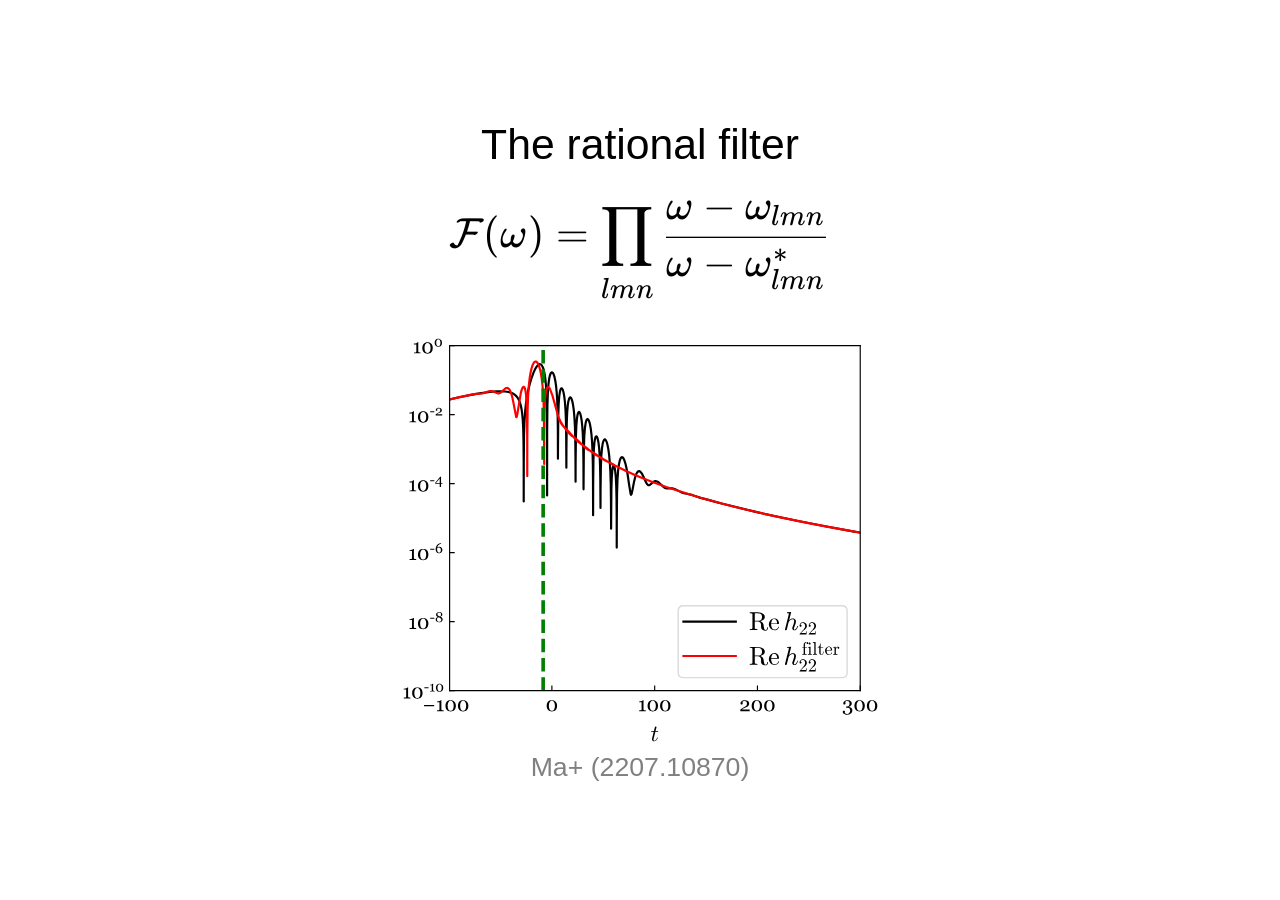
<file: bg-filter.html>
<!DOCTYPE html>
<html lang="en">
<head>
<meta charset="utf-8">
<link rel="icon" href="data:,">
<meta name="viewport" content="width=device-width, initial-scale=1">
<title>bg-filter</title>
<link rel="stylesheet" href="vendor/katex/katex.min.css">
<link rel="stylesheet" href="common/deck.css">
<link rel="stylesheet" href="parts/bg-filter/part.css">
</head>
<body>
<div class="deck">
<!-- part: bg-filter -->
<section class="slide" id="bg-filter-ma">
  <h1 class="title">The rational filter</h1>
  <div class="bg-filter-eq">
    $$\mathcal{F}(\omega) = \prod_{lmn} \frac{\omega - \omega_{lmn}}{\omega - \omega_{lmn}^{*}}$$
  </div>
  <div class="bg-filter-fig">
    <img src="parts/bg-filter/assets/ma_rwz_filter_upper_right.svg" alt="Ma+ (2207.10870), Fig. 3, upper right panel: Zerilli waveform before and after the rational filter, -100 &lt; t &lt; 300">
    <span class="cite">Ma+ (2207.10870)</span>
  </div>
</section>

<section class="slide" id="bg-filter-dw">
  <h1 class="title">Direct waves</h1>
  <figure class="bg-filter-dwfig" style="left:40px">
    <img src="parts/bg-filter/assets/oshita_fig3_top_bottom.png" alt="Oshita+ (2509.09165), Fig. 3, top and bottom panels">
    <span class="cite">Oshita+ (2509.09165)</span>
  </figure>
  <figure class="bg-filter-dwfig" style="left:1000px">
    <img src="parts/bg-filter/assets/lu_fig1_sketch.png" alt="Lu+ (2510.01001), Fig. 1">
    <span class="cite">Lu+ (2510.01001)</span>
  </figure>
</section>
<section class="slide" id="bg-filter-gw250114">
  <h1 class="title">GW250114</h1>
  <img class="bg-filter-nature" style="position:absolute; left:60px; top:215px; width:900px" src="parts/bg-filter/assets/lu_nature_header.png" alt="Nature article page of Lu+ (2510.01001): GW250114 reveals signatures of post-merger black-hole horizon">
  <div class="bg-filter-lufit" style="left:980px">
    <img src="parts/bg-filter/assets/lu_fig2_whitened_strain.svg" alt="Lu+ (2510.01001), Fig. 2: whitened GW250114 strain, original, with QNMs removed, and with the direct wave removed">
    <span class="cite">Lu+ (2510.01001)</span>
  </div>
</section>
</div>
<script src="vendor/katex/katex.min.js"></script>
<script src="vendor/katex/auto-render.min.js"></script>
<script src="common/deck.js"></script>

<script>Deck.start();</script>
</body>
</html>
</file>
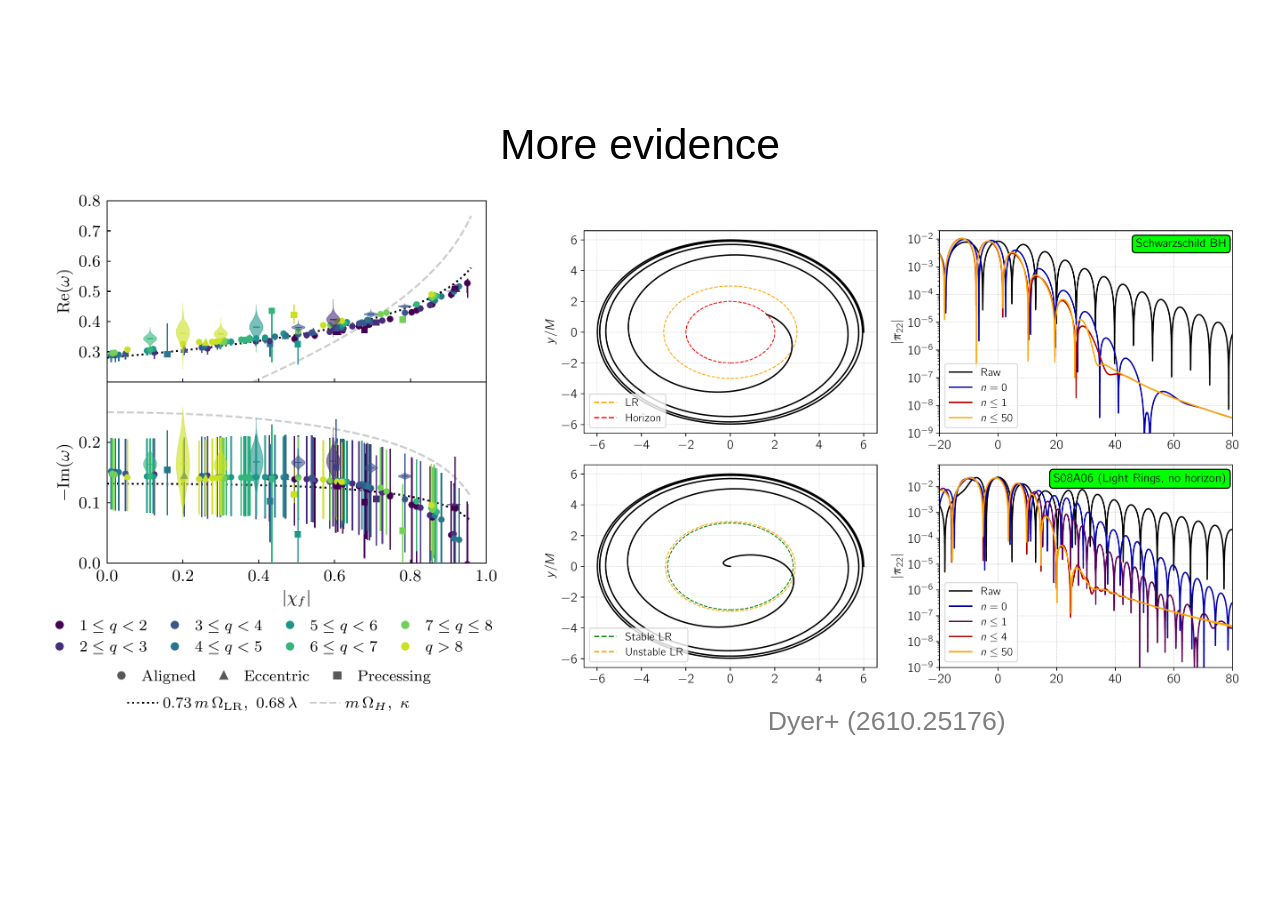
<file: evidence.html>
<!DOCTYPE html>
<html lang="en">
<head>
<meta charset="utf-8">
<link rel="icon" href="data:,">
<meta name="viewport" content="width=device-width, initial-scale=1">
<title>evidence</title>
<link rel="stylesheet" href="vendor/katex/katex.min.css">
<link rel="stylesheet" href="common/deck.css">
<link rel="stylesheet" href="parts/evidence/part.css">
</head>
<body>
<div class="deck">
<!-- part: evidence -->
<section class="slide" id="evidence-dyer">
  <h1 class="title">More evidence</h1>
  <img class="evidence-fig" src="parts/evidence/assets/dyer_lightring_freq.png" alt=""
       style="left:60px; top:150px; height:800px">
  <img class="evidence-fig" src="parts/evidence/assets/dyer_bh_vs_ucos.png" alt=""
       style="left:780px; top:190px; width:1100px">
  <span class="cite evidence-cite" style="left:780px; top:920px; width:1100px">Dyer+ (2610.25176)</span>
</section>

<section class="slide" id="evidence-hdi">
  <h1 class="title">Probing within the light ring</h1>
  <img class="evidence-fig" src="parts/evidence/assets/albuquerque_potential_hdi.png" alt=""
       style="left:375px; top:150px; width:1170px">
  <span class="cite evidence-cite" style="left:375px; top:940px; width:1170px">Albuquerque+ (2608.01061)</span>
</section>
</div>
<script src="vendor/katex/katex.min.js"></script>
<script src="vendor/katex/auto-render.min.js"></script>
<script src="common/deck.js"></script>

<script>Deck.start();</script>
</body>
</html>
</file>
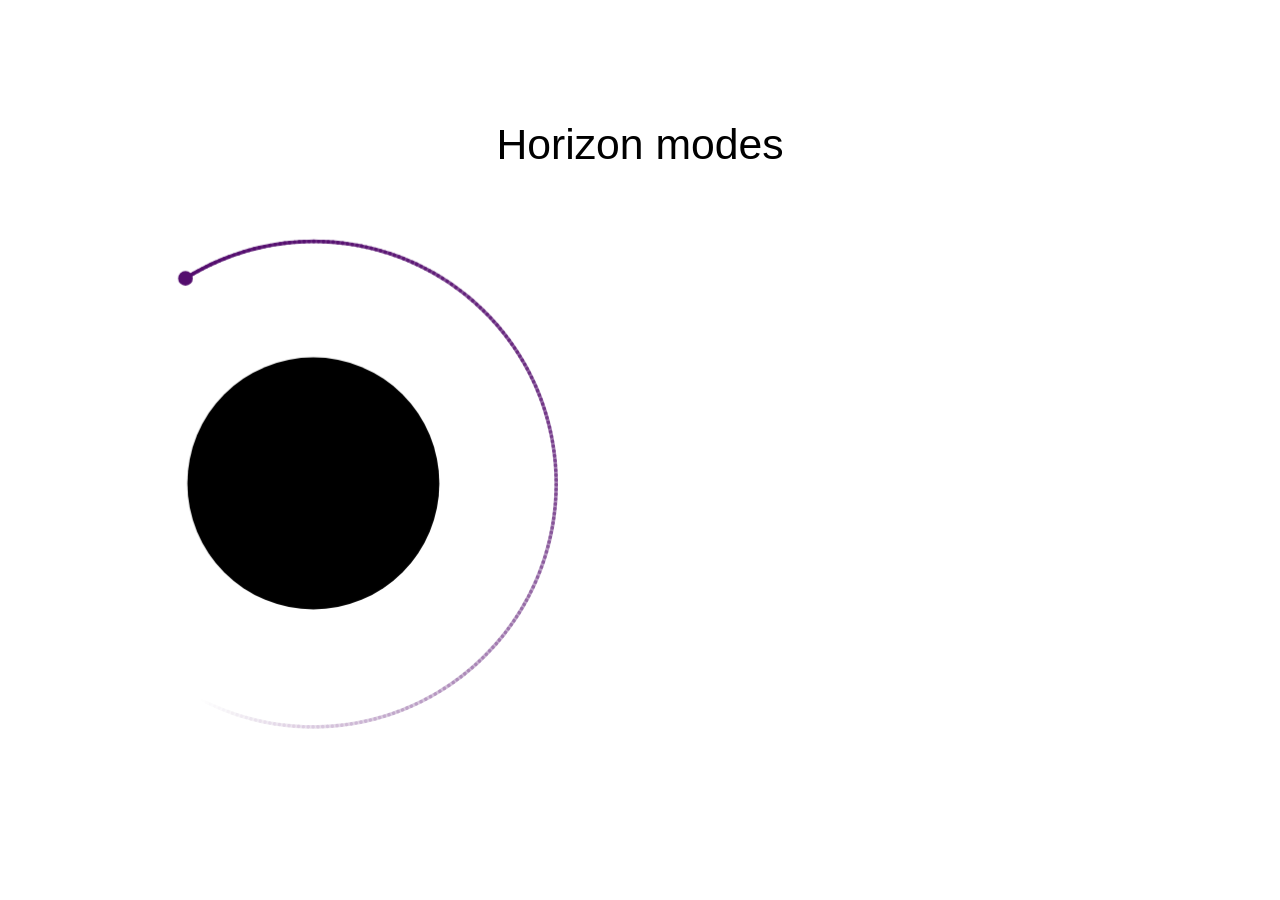
<file: horizon-modes.html>
<!DOCTYPE html>
<html lang="en">
<head>
<meta charset="utf-8">
<link rel="icon" href="data:,">
<meta name="viewport" content="width=device-width, initial-scale=1">
<title>horizon-modes</title>
<link rel="stylesheet" href="vendor/katex/katex.min.css">
<link rel="stylesheet" href="common/deck.css">
<link rel="stylesheet" href="parts/horizon-modes/part.css">
</head>
<body>
<div class="deck">
<!-- part: horizon-modes -->
<script src="parts/horizon-modes/assets/horizon-modes-traj.js"></script>
<section class="slide" id="horizon-modes-main">
  <h1 class="title">Horizon modes</h1>
  <canvas class="horizon-modes-canvas" style="left:40px; top:160px; width:860px; height:860px"></canvas>

  <div class="horizon-modes-right">
    <div class="horizon-modes-eq">
      <div class="horizon-modes-sum">
        <span>$G(r_p)\,S(r_p) \sim e^{-im\Omega_H u}\,$</span><span class="horizon-modes-br">$\Big[$</span><span class="horizon-modes-term" data-n="1">$\color{#ee4266}c_1\epsilon$</span><span class="horizon-modes-term" data-n="2">${}+{}\color{#ff8c00}c_2\epsilon^2$</span><span class="horizon-modes-term" data-n="3">${}+{}\color{#2a9d8f}c_3\epsilon^3$</span><span class="horizon-modes-term" data-n="4">${}+{}\color{#3a86ff}c_4\epsilon^4$</span><span class="horizon-modes-term" data-n="5">${}+{}\color{#8338ec}c_5\epsilon^5$</span><span class="horizon-modes-term" data-n="6">${}+{}\cdots$</span><span class="horizon-modes-br">$\Big]$</span>
      </div>
      <div class="horizon-modes-def">$\epsilon \equiv r_p(u) - r_+ \propto e^{-\kappa u}$</div>
    </div>
    <svg class="horizon-modes-plane" width="1920" height="1080" viewBox="0 0 1920 1080"></svg>
    <div class="horizon-modes-labs"></div>
    <span class="cite horizon-modes-cite">Mino+ (0809.2814)</span>
  </div>
</section>

<section class="slide" id="horizon-modes-screened">
  <h1 class="title">Horizon modes are screened</h1>
  <div class="horizon-modes-tiles">
    <div class="horizon-modes-tile" data-step="1" data-tile="0">
      <div class="horizon-modes-filt">Kerr, unfiltered</div>
      <span class="cite">Zimmerman+ (1106.0782)</span>
      <div class="horizon-modes-teq horizon-modes-zc">$$\psi_4\sim\int\! d\omega\,e^{-i\omega u}\left[\frac{\tilde Z_1}{\omega-\omega_H^{(1)}}+\frac{\tilde Z_2}{\omega-\omega_H^{(2)}}+\cdots\right]$$$$\tilde Z_1\propto(\omega-\omega_H^{(1)})(\omega-\omega_H^{(2)})$$$$\tilde Z_2(\omega_H^{(2)})\mathrel{\overset{?}{\neq}}0$$</div>
      <svg class="horizon-modes-tplot" width="300" height="290" viewBox="0 0 300 290"></svg>
    </div>
    <div class="horizon-modes-tile" data-step="2" data-tile="1">
      <div class="horizon-modes-filt">Kerr, filtered(?)</div>
      <span class="cite">Oshita+ (2509.09165)</span>
      <div class="horizon-modes-teq">$$\psi_4\sim\hat D(\omega_G)\,e^{-i\int^u\omega_G\,du'}$$$$\hat D(\omega)=\frac{(\omega-\omega_H^{(1)})(\omega-\omega_H^{(2)})}{2i\omega B^{\rm in}(\omega)}$$</div>
      <svg class="horizon-modes-tplot" width="300" height="290" viewBox="0 0 300 290"></svg>
    </div>
    <div class="horizon-modes-tile" data-step="3" data-tile="2">
      <div class="horizon-modes-filt">Schwarzschild, unfiltered</div>
      <span class="cite">Kuntz+ (2606.07173)</span>
      <div class="horizon-modes-pen" data-pen="past"></div>
      <svg class="horizon-modes-tplot" width="300" height="290" viewBox="0 0 300 290"></svg>
    </div>
    <div class="horizon-modes-tile" data-step="4" data-tile="3">
      <div class="horizon-modes-filt">Schwarzschild, filtered</div>
      <span class="cite">Ma+ (2607.06677)</span>
      <div class="horizon-modes-pen" data-pen="future"></div>
      <svg class="horizon-modes-tplot" width="300" height="290" viewBox="0 0 300 290"></svg>
    </div>
    <div class="horizon-modes-tile" data-step="5" data-tile="4">
      <div class="horizon-modes-filt">Kerr, filtered</div>
      <span class="cite">Sun+ (2608.23209)</span>
      <span class="cite horizon-modes-weller">Weller+ (2609.09531)</span>
      <div class="horizon-modes-teq horizon-modes-sunq">$$\psi_4\sim\left[\omega_G(u)-\omega_H^{(1)}\right]e^{-i\int^u\omega_G\,du'}$$$$\omega_G(u)-\omega_H^{(1)}\propto e^{-\kappa u}$$</div>
      <div class="horizon-modes-sunline horizon-modes-sun1">$\omega_{\rm DW}(u)\to\omega_H^{(2)}$</div>
      <div class="horizon-modes-sunline horizon-modes-sun2">$\omega_{\rm DW}(u)\to\omega_H^{(3)}$</div>
      <svg class="horizon-modes-tplot" width="300" height="290" viewBox="0 0 300 290"></svg>
    </div>
    <div class="horizon-modes-tile" data-step="6" data-tile="5">
      <div class="horizon-modes-filt">Kerr, unfiltered</div>
      <span class="cite">Kubota+ (2609.07326)</span>
      <div class="horizon-modes-teq">$$h\sim\int\! d\omega\,e^{-i\omega u}\,\Pi(\omega)\!\int\! dt'\,e^{iP(\omega,t')}$$$$\Pi\propto\frac{(\omega-\omega_H^{(1)})(\omega-\omega_H^{(2)})}{B^{\rm inc}(\omega)}$$</div>
      <svg class="horizon-modes-tplot" width="300" height="290" viewBox="0 0 300 290"></svg>
    </div>
  </div>
  <div class="horizon-modes-also">See also: <span class="cite">De Amicis+ (2506.21668)</span>, <span class="cite">Rosato+ (2603.20490)</span>, <span class="cite">Giataganas+ (2609.27920)</span></div>
</section>

<section class="slide" id="horizon-modes-questions">
  <h1 class="title">Three questions</h1>
  <div class="horizon-modes-qbox" data-step="1">
    <div class="horizon-modes-q">Will we see horizon modes at late times?</div>
    <div class="horizon-modes-a" data-step="2">No, they are screened.</div>
  </div>
  <div class="horizon-modes-qbox" data-step="3">
    <div class="horizon-modes-q">Will the <span class="horizon-modes-fu" data-step="4">filtered/unfiltered </span>waveform <i>approach</i> an $\omega_H^{(n)}$ at intermediate times? Which $\omega_H^{(n)}$?</div>
    <div class="horizon-modes-a" data-step="5">
      <div>Filtered: <span class="cite">Oshita+ (2509.09165)</span>, <span class="cite">Lu+ (2510.01001)</span>, <span class="cite">Kankani+ (2603.15474)</span>, <span class="cite">Kankani+ (2607.02380)</span>, <span class="cite">Han+ (2607.08570)</span>, <span class="cite">Sun+ (2608.23209)</span>, <span class="cite">Weller+ (2609.09531)</span>, <span class="cite">Nakamoto+ (2609.11908)</span>, <span class="cite">Dyer+ (2610.25176)</span>, <span class="cite">Shi+ (2610.30031)</span>, <span class="cite">Laeuger+ (2611.03632)</span></div>
      <div>Unfiltered: <span class="cite">Chung+ (2606.06592)</span>, <span class="cite">Dyer+ (2606.25021)</span>, <span class="cite">Kuntz (2611.05472)</span>, <span class="cite">Abedi+ (2611.26591)</span></div>
    </div>
  </div>
  <div class="horizon-modes-qbox horizon-modes-qkey" data-step="6">
    <div class="horizon-modes-q">Is most of the filtered waveform sourced near the horizon?</div>
    <div class="horizon-modes-a" data-step="7">No. <span class="cite"><u>Cheung</u> (2608.29466), PRD 114, L101502</span></div>
  </div>
</section>
</div>
<script src="vendor/katex/katex.min.js"></script>
<script src="vendor/katex/auto-render.min.js"></script>
<script src="common/deck.js"></script>
<script src="parts/horizon-modes/part.js"></script>
<script>Deck.start();</script>
</body>
</html>
</file>
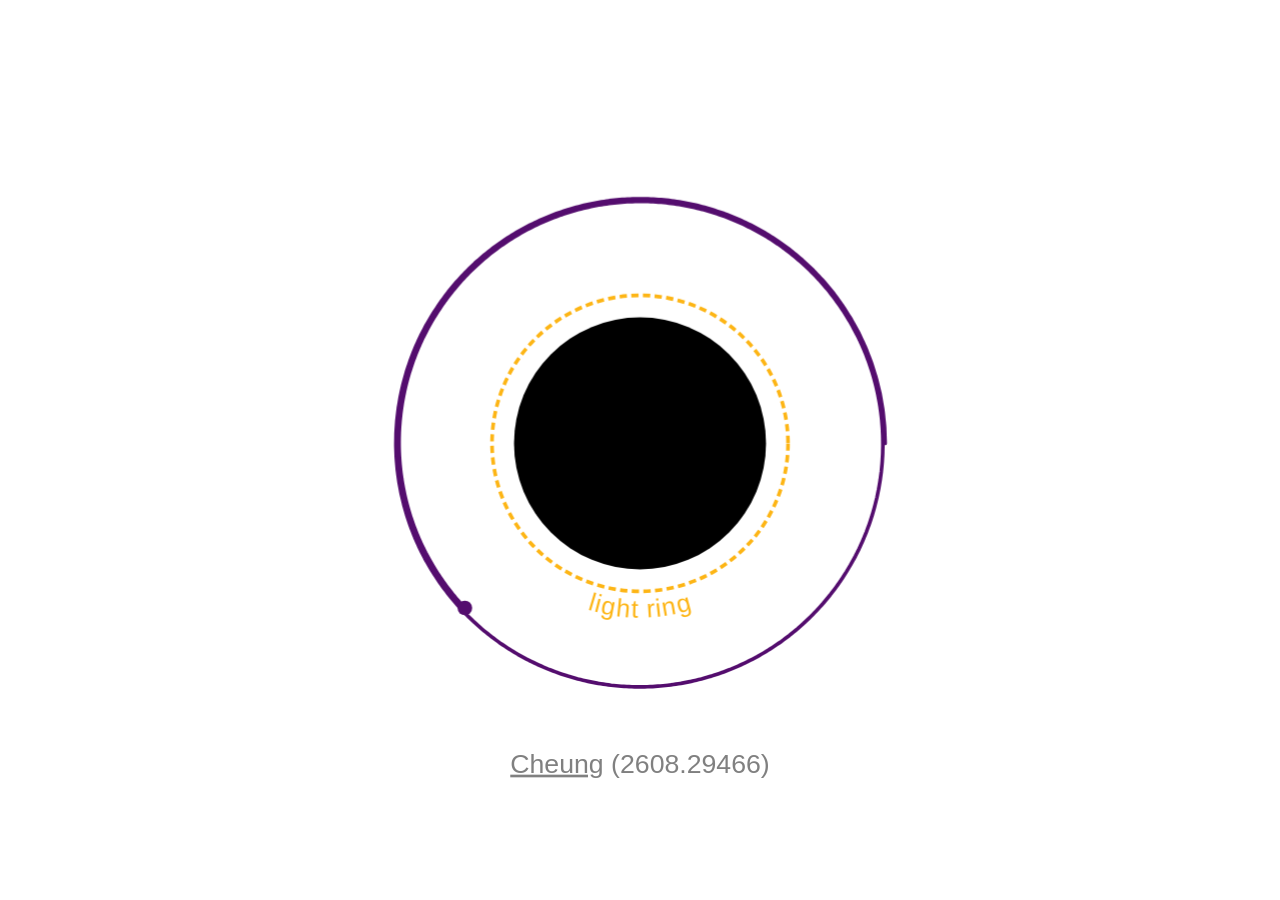
<file: lightring-paper.html>
<!DOCTYPE html>
<html lang="en">
<head>
<meta charset="utf-8">
<link rel="icon" href="data:,">
<meta name="viewport" content="width=device-width, initial-scale=1">
<title>lightring-paper</title>
<link rel="stylesheet" href="vendor/katex/katex.min.css">
<link rel="stylesheet" href="common/deck.css">
<link rel="stylesheet" href="parts/lightring-paper/part.css">
</head>
<body>
<div class="deck">
<!-- part: lightring-paper -->
<script src="parts/lightring-paper/assets/lightring-paper-traj.js"></script>
<section class="slide" id="lightring-paper-plunge">
  <canvas class="lightring-paper-canvas" style="left:530px; top:100px; width:860px; height:860px"></canvas>
  <span class="cite lightring-paper-own"><u>Cheung</u> (2608.29466)</span>
</section>

<section class="slide" id="lightring-paper-waveform">
  <div class="lightring-paper-snr" data-step="2">SNR $\sim 0.7$ for GW250114 from within light ring</div>
  <!-- the finished plunge, placed where the previous slide has it; part.js shrinks it to the
       left (lightring-paper-small) on arrival -->
  <canvas class="lightring-paper-canvas" style="left:530px; top:100px; width:860px; height:860px"></canvas>
  <!-- the paper's figure, split in the blank band between its panels (rows 0-888 and
       889-1780 of 1781 at 200 dpi); 1120 px wide, so the top part is 357.77 px tall -->
  <img class="lightring-paper-fig" src="parts/lightring-paper/assets/cheung_waveform_top.png" alt=""
       style="left:760px; top:200px; width:1120px">
  <img class="lightring-paper-fig" src="parts/lightring-paper/assets/cheung_waveform_bottom.png" alt=""
       style="left:760px; top:557.77px; width:1120px" data-step="1">
  <span class="cite lightring-paper-own"><u>Cheung</u> (2608.29466)</span>
</section>
</div>
<script src="vendor/katex/katex.min.js"></script>
<script src="vendor/katex/auto-render.min.js"></script>
<script src="common/deck.js"></script>
<script src="parts/lightring-paper/part.js"></script>
<script>Deck.start();</script>
</body>
</html>
</file>
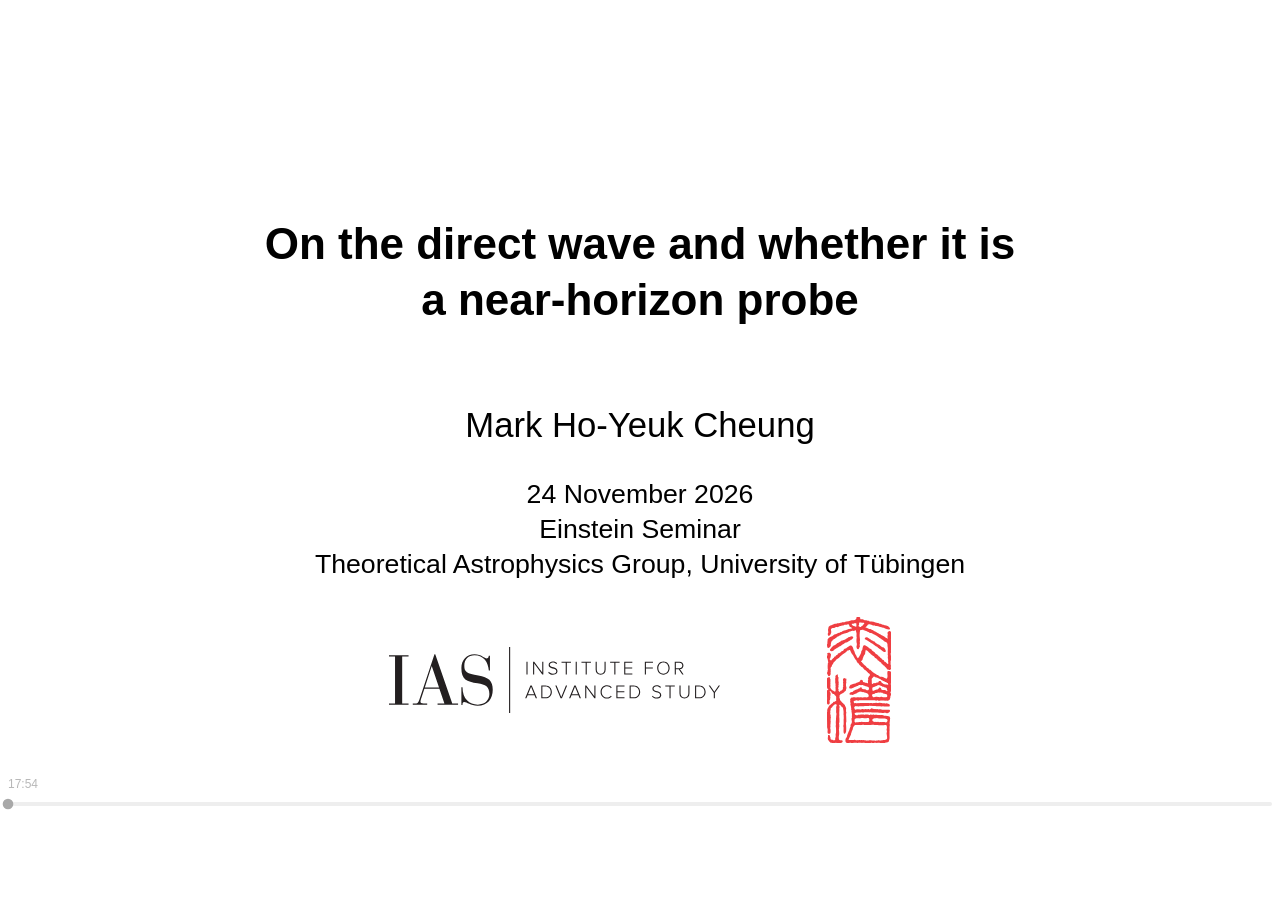
<file: presentation.html>
<!DOCTYPE html>
<html lang="en">
<head>
<meta charset="utf-8">
<link rel="icon" href="data:,">
<meta name="viewport" content="width=device-width, initial-scale=1">
<title>presentation</title>
<link rel="stylesheet" href="vendor/katex/katex.min.css">
<link rel="stylesheet" href="common/deck.css">
<link rel="stylesheet" href="parts/title/part.css">
<link rel="stylesheet" href="parts/rd-filter/part.css">
<link rel="stylesheet" href="parts/bg-filter/part.css">
<link rel="stylesheet" href="parts/td-filter/part.css">
<link rel="stylesheet" href="parts/horizon-modes/part.css">
<link rel="stylesheet" href="parts/lightring-paper/part.css">
<link rel="stylesheet" href="parts/evidence/part.css">
<link rel="stylesheet" href="parts/closing/part.css">
<link rel="stylesheet" href="parts/rd-analysis/part.css">
</head>
<body>
<div class="deck">
<!-- part: title -->
<section class="slide" id="title-slide">
  <div class="title-talk">On the direct wave and whether it is<br>a near-horizon probe</div>
  <div class="title-speaker">Mark Ho-Yeuk Cheung</div>
  <div class="title-event">24 November 2026<br>Einstein Seminar<br>Theoretical Astrophysics Group, University of Tübingen</div>
  <div class="title-logos">
    <img class="title-logo-ias" src="parts/title/assets/ias_logo.svg" alt="Institute for Advanced Study">
    <img class="title-logo-croucher" src="parts/title/assets/croucher_logo.svg" alt="Croucher Foundation">
  </div>
</section>
<!-- part: rd-filter -->
<script src="parts/rd-filter/assets/rd-filter-title-data.js"></script>
<script src="parts/rd-filter/assets/rd-filter-fit-data.js"></script>
<script src="parts/rd-filter/assets/rd-filter-data.js"></script>
<section class="slide" id="rd-filter-ringdown">
  <h1 class="title">What is the ringdown made of?</h1>
  <canvas id="rd-filter-title-wave" class="rd-filter-title-wave"></canvas>
  <div class="rd-filter-cite"><span class="cite">Berti, ..., <u>Cheung</u>+ (2505.23895)</span></div>
</section>
<section class="slide" id="rd-filter-sweep2">
  <h1 class="title">Fitting quasinormal modes</h1>
  <canvas id="rd-filter-sweep2-left" class="rd-filter-canvas rd-filter-left" style="left:150px; top:210px; width:880px; height:720px"></canvas>
  <canvas id="rd-filter-sweep2-right" class="rd-filter-canvas rd-filter-right" style="left:1150px; top:210px; width:720px; height:720px"></canvas>
  <div class="rd-filter-label" style="left:590px; top:985px">$t / M_f$</div>
  <div class="rd-filter-label rd-filter-ylabel" style="left:150px; top:570px">$\mathrm{Re}\, h_{22}$</div>
  <div class="rd-filter-label" style="left:1510px; top:985px">$M_f\, \omega_r$</div>
  <div class="rd-filter-label rd-filter-ylabel" style="left:1100px; top:570px">$-M_f\, \omega_i$</div>
  <div class="rd-filter-t0"></div>
  <div class="rd-filter-model">$h(t) = \sum_n A_n\, e^{-i\omega_n t}$</div>
  <div class="rd-filter-q rd-filter-q220">$\omega_{220}$</div>
  <div class="rd-filter-q rd-filter-q221">$\omega_{221}$</div>
  <div class="rd-filter-cite"><span class="cite">Baibhav, <u>Cheung</u>+ (2302.03050)</span>&nbsp;&nbsp;&nbsp;<span class="cite"><u>Cheung</u>+ (2310.04489)</span></div>
</section>
<!-- part: bg-filter -->
<section class="slide" id="bg-filter-ma">
  <h1 class="title">The rational filter</h1>
  <div class="bg-filter-eq">
    $$\mathcal{F}(\omega) = \prod_{lmn} \frac{\omega - \omega_{lmn}}{\omega - \omega_{lmn}^{*}}$$
  </div>
  <div class="bg-filter-fig">
    <img src="parts/bg-filter/assets/ma_rwz_filter_upper_right.svg" alt="Ma+ (2207.10870), Fig. 3, upper right panel: Zerilli waveform before and after the rational filter, -100 &lt; t &lt; 300">
    <span class="cite">Ma+ (2207.10870)</span>
  </div>
</section>
<!-- part: rd-filter -->
<section class="slide" id="rd-filter-demo">
  <h1 class="title">The rational filter</h1>
  <div class="rd-filter-eq"></div>
  <canvas id="rd-filter-demo-plot" class="rd-filter-canvas" style="left:150px; top:300px; width:1680px; height:660px"></canvas>
  <div class="rd-filter-label" style="left:1005px; top:1010px">$t / M_f$</div>
  <div class="rd-filter-label rd-filter-ylabel" style="left:120px; top:605px">$\lvert\mathrm{Re}\, h_{22}\rvert$</div>
  <div class="rd-filter-q rd-filter-fitlabel"></div>
</section>
<!-- part: td-filter -->
<script src="parts/td-filter/assets/plunge.js"></script>
<section class="slide" id="td-filter-deriv">
  <div class="td-filter-deriv">
    <div class="td-filter-dlabel">frequency domain</div>
    <div>$$\tilde{\Psi}(\omega) \xrightarrow{\text{filter}} \frac{\omega - \omega_{\ell mn}}{\omega - \omega_{\ell mn}^*}\,\tilde{\Psi}(\omega)$$</div>
    <div></div>
    <div data-step="1">$$\phantom{\tilde{\Psi}(\omega) \xrightarrow{\text{filter}}} = \left[1 - \frac{\omega_{\ell mn} - \omega_{\ell mn}^*}{\omega - \omega_{\ell mn}^*}\right]\tilde{\Psi}(\omega)$$</div>
    <div class="td-filter-dlabel" data-step="2">time domain</div>
    <div data-step="2">$$\Psi(t) \xrightarrow{\text{filter}} \Psi(t) - \frac{\displaystyle\int_0^\infty e^{i\omega_{\ell mn}^*\tau}\,\Psi(t+\tau)\,d\tau}{\displaystyle\int_0^\infty e^{i\omega_{\ell mn}^*\tau}\,e^{-i\omega_{\ell mn}\tau}\,d\tau}$$</div>
  </div>
  <div class="td-filter-see"><span class="cite">See the appendix of <u>Cheung</u> (2608.29466)</span></div>
</section>
<section class="slide" id="td-filter-overlap">
  <div class="td-filter-ov">
    <div class="td-filter-ovstack">
      <div class="td-filter-ov0">$$\Psi(t) \xrightarrow{\text{filter}} \Psi(t) - {\color{transparent}\underbrace{\color{black}\frac{\displaystyle\int_0^\infty e^{i\omega_{\ell mn}^*\tau}\,\Psi(t+\tau)\,d\tau}{\displaystyle\int_0^\infty e^{i\omega_{\ell mn}^*\tau}\,e^{-i\omega_{\ell mn}\tau}\,d\tau}}_{\text{least squares QNM fit}}}$$</div>
      <div class="td-filter-ov1">$$\Psi(t) \xrightarrow{\text{filter}} \Psi(t) - {\color{#d62728}\underbrace{\color{black}\frac{\displaystyle\int_0^\infty e^{i\omega_{\ell mn}^*\tau}\,\Psi(t+\tau)\,d\tau}{\displaystyle\int_0^\infty e^{i\omega_{\ell mn}^*\tau}\,e^{-i\omega_{\ell mn}\tau}\,d\tau}}_{\text{least squares QNM fit}}}$$</div>
    </div>
    <div data-step="2">$$= \Psi(t) - \textcolor{#d62728}{A_{\rm fit}(t)}$$</div>
  </div>
  <div class="td-filter-see"><span class="cite">See the appendix of <u>Cheung</u> (2608.29466)</span></div>
</section>
<section class="slide" id="td-filter-n17">
  <div class="td-filter-title">$\omega = \omega_{220}$</div>
  <div class="td-filter-eq">
    $$\Psi(t) \xrightarrow{\text{filter}} \textcolor{#1f4e9c}{\Psi(t)} - \textcolor{#d62728}{A_{\rm fit}(t)}$$
  </div>
  <svg class="td-filter-plot" data-clip="td-filter-n17-clip-" width="1920" height="1080" viewBox="0 0 1920 1080"></svg>
  <div class="td-filter-axes"></div>
  <div class="td-filter-label td-filter-label-top">original</div>
  <div class="td-filter-label td-filter-label-bot">filtered</div>
  <div class="td-filter-tlabel"></div>
  <div class="td-filter-alabel"></div>
  <div class="td-filter-unit" data-step="19">$$|\mathcal{F}(\omega)| = \left|\frac{\omega - \omega_{220}}{\omega - \omega_{220}^*}\right| = 1$$</div>
</section>
<section class="slide" id="td-filter-diff">
  <div class="td-filter-title">$\omega \neq \omega_{220}$</div>
  <div class="td-filter-eq">
    $$\Psi(t) \xrightarrow{\text{filter}} \textcolor{#1f4e9c}{\Psi(t)} - \textcolor{#d62728}{A_{\rm fit}(t)}$$
  </div>
  <svg class="td-filter-plot" data-clip="td-filter-diff-clip-" width="1920" height="1080" viewBox="0 0 1920 1080"></svg>
  <div class="td-filter-axes"></div>
  <div class="td-filter-label td-filter-label-top">original</div>
  <div class="td-filter-label td-filter-label-bot">filtered</div>
  <div class="td-filter-tlabel"></div>
  <div class="td-filter-alabel"></div>
</section>
<section class="slide" id="td-filter-flip">
  <div class="td-filter-mini">
    <svg class="td-filter-plot" data-clip="td-filter-flip-clip-" width="1920" height="1080" viewBox="0 0 1920 1080"></svg>
    <div class="td-filter-axes"></div>
    <div class="td-filter-label td-filter-label-top">original</div>
    <div class="td-filter-label td-filter-label-bot">filtered</div>
    <div class="td-filter-tlabel"></div>
  <div class="td-filter-alabel"></div>
  </div>
  <ul class="td-filter-points">
    <li data-step="1">The filter redistributes power in time, $|\mathcal{F}(\omega)| = 1$.</li>
    <li data-step="2">If the waveform is a clean QNM after time $t_0$, the filter removes it cleanly and deposits the power to earlier times $t < t_0$.</li>
    <li data-step="3">The filter rescales the amplitude of other QNMs.</li>
  </ul>
</section>
<!-- part: bg-filter -->
<section class="slide" id="bg-filter-dw">
  <h1 class="title">Direct waves</h1>
  <figure class="bg-filter-dwfig" style="left:40px">
    <img src="parts/bg-filter/assets/oshita_fig3_top_bottom.png" alt="Oshita+ (2509.09165), Fig. 3, top and bottom panels">
    <span class="cite">Oshita+ (2509.09165)</span>
  </figure>
  <figure class="bg-filter-dwfig" style="left:1000px">
    <img src="parts/bg-filter/assets/lu_fig1_sketch.png" alt="Lu+ (2510.01001), Fig. 1">
    <span class="cite">Lu+ (2510.01001)</span>
  </figure>
</section>
<section class="slide" id="bg-filter-gw250114">
  <h1 class="title">GW250114</h1>
  <img class="bg-filter-nature" style="position:absolute; left:60px; top:215px; width:900px" src="parts/bg-filter/assets/lu_nature_header.png" alt="Nature article page of Lu+ (2510.01001): GW250114 reveals signatures of post-merger black-hole horizon">
  <div class="bg-filter-lufit" style="left:980px">
    <img src="parts/bg-filter/assets/lu_fig2_whitened_strain.svg" alt="Lu+ (2510.01001), Fig. 2: whitened GW250114 strain, original, with QNMs removed, and with the direct wave removed">
    <span class="cite">Lu+ (2510.01001)</span>
  </div>
</section>
<!-- part: horizon-modes -->
<script src="parts/horizon-modes/assets/horizon-modes-traj.js"></script>
<section class="slide" id="horizon-modes-main">
  <h1 class="title">Horizon modes</h1>
  <canvas class="horizon-modes-canvas" style="left:40px; top:160px; width:860px; height:860px"></canvas>

  <div class="horizon-modes-right">
    <div class="horizon-modes-eq">
      <div class="horizon-modes-sum">
        <span>$G(r_p)\,S(r_p) \sim e^{-im\Omega_H u}\,$</span><span class="horizon-modes-br">$\Big[$</span><span class="horizon-modes-term" data-n="1">$\color{#ee4266}c_1\epsilon$</span><span class="horizon-modes-term" data-n="2">${}+{}\color{#ff8c00}c_2\epsilon^2$</span><span class="horizon-modes-term" data-n="3">${}+{}\color{#2a9d8f}c_3\epsilon^3$</span><span class="horizon-modes-term" data-n="4">${}+{}\color{#3a86ff}c_4\epsilon^4$</span><span class="horizon-modes-term" data-n="5">${}+{}\color{#8338ec}c_5\epsilon^5$</span><span class="horizon-modes-term" data-n="6">${}+{}\cdots$</span><span class="horizon-modes-br">$\Big]$</span>
      </div>
      <div class="horizon-modes-def">$\epsilon \equiv r_p(u) - r_+ \propto e^{-\kappa u}$</div>
    </div>
    <svg class="horizon-modes-plane" width="1920" height="1080" viewBox="0 0 1920 1080"></svg>
    <div class="horizon-modes-labs"></div>
    <span class="cite horizon-modes-cite">Mino+ (0809.2814)</span>
  </div>
</section>

<section class="slide" id="horizon-modes-screened">
  <h1 class="title">Horizon modes are screened</h1>
  <div class="horizon-modes-tiles">
    <div class="horizon-modes-tile" data-step="1" data-tile="0">
      <div class="horizon-modes-filt">Kerr, unfiltered</div>
      <span class="cite">Zimmerman+ (1106.0782)</span>
      <div class="horizon-modes-teq horizon-modes-zc">$$\psi_4\sim\int\! d\omega\,e^{-i\omega u}\left[\frac{\tilde Z_1}{\omega-\omega_H^{(1)}}+\frac{\tilde Z_2}{\omega-\omega_H^{(2)}}+\cdots\right]$$$$\tilde Z_1\propto(\omega-\omega_H^{(1)})(\omega-\omega_H^{(2)})$$$$\tilde Z_2(\omega_H^{(2)})\mathrel{\overset{?}{\neq}}0$$</div>
      <svg class="horizon-modes-tplot" width="300" height="290" viewBox="0 0 300 290"></svg>
    </div>
    <div class="horizon-modes-tile" data-step="2" data-tile="1">
      <div class="horizon-modes-filt">Kerr, filtered(?)</div>
      <span class="cite">Oshita+ (2509.09165)</span>
      <div class="horizon-modes-teq">$$\psi_4\sim\hat D(\omega_G)\,e^{-i\int^u\omega_G\,du'}$$$$\hat D(\omega)=\frac{(\omega-\omega_H^{(1)})(\omega-\omega_H^{(2)})}{2i\omega B^{\rm in}(\omega)}$$</div>
      <svg class="horizon-modes-tplot" width="300" height="290" viewBox="0 0 300 290"></svg>
    </div>
    <div class="horizon-modes-tile" data-step="3" data-tile="2">
      <div class="horizon-modes-filt">Schwarzschild, unfiltered</div>
      <span class="cite">Kuntz+ (2606.07173)</span>
      <div class="horizon-modes-pen" data-pen="past"></div>
      <svg class="horizon-modes-tplot" width="300" height="290" viewBox="0 0 300 290"></svg>
    </div>
    <div class="horizon-modes-tile" data-step="4" data-tile="3">
      <div class="horizon-modes-filt">Schwarzschild, filtered</div>
      <span class="cite">Ma+ (2607.06677)</span>
      <div class="horizon-modes-pen" data-pen="future"></div>
      <svg class="horizon-modes-tplot" width="300" height="290" viewBox="0 0 300 290"></svg>
    </div>
    <div class="horizon-modes-tile" data-step="5" data-tile="4">
      <div class="horizon-modes-filt">Kerr, filtered</div>
      <span class="cite">Sun+ (2608.23209)</span>
      <span class="cite horizon-modes-weller">Weller+ (2609.09531)</span>
      <div class="horizon-modes-teq horizon-modes-sunq">$$\psi_4\sim\left[\omega_G(u)-\omega_H^{(1)}\right]e^{-i\int^u\omega_G\,du'}$$$$\omega_G(u)-\omega_H^{(1)}\propto e^{-\kappa u}$$</div>
      <div class="horizon-modes-sunline horizon-modes-sun1">$\omega_{\rm DW}(u)\to\omega_H^{(2)}$</div>
      <div class="horizon-modes-sunline horizon-modes-sun2">$\omega_{\rm DW}(u)\to\omega_H^{(3)}$</div>
      <svg class="horizon-modes-tplot" width="300" height="290" viewBox="0 0 300 290"></svg>
    </div>
    <div class="horizon-modes-tile" data-step="6" data-tile="5">
      <div class="horizon-modes-filt">Kerr, unfiltered</div>
      <span class="cite">Kubota+ (2609.07326)</span>
      <div class="horizon-modes-teq">$$h\sim\int\! d\omega\,e^{-i\omega u}\,\Pi(\omega)\!\int\! dt'\,e^{iP(\omega,t')}$$$$\Pi\propto\frac{(\omega-\omega_H^{(1)})(\omega-\omega_H^{(2)})}{B^{\rm inc}(\omega)}$$</div>
      <svg class="horizon-modes-tplot" width="300" height="290" viewBox="0 0 300 290"></svg>
    </div>
  </div>
  <div class="horizon-modes-also">See also: <span class="cite">De Amicis+ (2506.21668)</span>, <span class="cite">Rosato+ (2603.20490)</span>, <span class="cite">Giataganas+ (2609.27920)</span></div>
</section>

<section class="slide" id="horizon-modes-questions">
  <h1 class="title">Three questions</h1>
  <div class="horizon-modes-qbox" data-step="1">
    <div class="horizon-modes-q">Will we see horizon modes at late times?</div>
    <div class="horizon-modes-a" data-step="2">No, they are screened.</div>
  </div>
  <div class="horizon-modes-qbox" data-step="3">
    <div class="horizon-modes-q">Will the <span class="horizon-modes-fu" data-step="4">filtered/unfiltered </span>waveform <i>approach</i> an $\omega_H^{(n)}$ at intermediate times? Which $\omega_H^{(n)}$?</div>
    <div class="horizon-modes-a" data-step="5">
      <div>Filtered: <span class="cite">Oshita+ (2509.09165)</span>, <span class="cite">Lu+ (2510.01001)</span>, <span class="cite">Kankani+ (2603.15474)</span>, <span class="cite">Kankani+ (2607.02380)</span>, <span class="cite">Han+ (2607.08570)</span>, <span class="cite">Sun+ (2608.23209)</span>, <span class="cite">Weller+ (2609.09531)</span>, <span class="cite">Nakamoto+ (2609.11908)</span>, <span class="cite">Dyer+ (2610.25176)</span>, <span class="cite">Shi+ (2610.30031)</span>, <span class="cite">Laeuger+ (2611.03632)</span></div>
      <div>Unfiltered: <span class="cite">Chung+ (2606.06592)</span>, <span class="cite">Dyer+ (2606.25021)</span>, <span class="cite">Kuntz (2611.05472)</span>, <span class="cite">Abedi+ (2611.26591)</span></div>
    </div>
  </div>
  <div class="horizon-modes-qbox horizon-modes-qkey" data-step="6">
    <div class="horizon-modes-q">Is most of the filtered waveform sourced near the horizon?</div>
    <div class="horizon-modes-a" data-step="7">No. <span class="cite"><u>Cheung</u> (2608.29466), PRD 114, L101502</span></div>
  </div>
</section>
<!-- part: td-filter -->
<section class="slide" id="td-filter-plunge">
  <div class="td-filter-title">point particle plunge</div>
  <div class="td-filter-eq">
    $$\Psi(t) \xrightarrow{\text{filter}} \textcolor{#1f4e9c}{\Psi(t)} - \textcolor{#d62728}{A_{\rm fit}(t)}$$
  </div>
  <svg class="td-filter-plot" data-clip="td-filter-plunge-clip-" width="1920" height="1080" viewBox="0 0 1920 1080"></svg>
  <div class="td-filter-axes"></div>
  <div class="td-filter-label td-filter-label-top">original</div>
  <div class="td-filter-label td-filter-label-bot">filtered</div>
  <div class="td-filter-tlabel"></div>
  <div class="td-filter-alabel"></div>
  <div class="td-filter-nonqnm" data-step="12">filtering non-QNM waveforms $\rightarrow$ nontrivial redistribution of power</div>
  <div class="td-filter-dwlabel">direct wave</div>
</section>
<!-- part: lightring-paper -->
<script src="parts/lightring-paper/assets/lightring-paper-traj.js"></script>
<section class="slide" id="lightring-paper-plunge">
  <canvas class="lightring-paper-canvas" style="left:530px; top:100px; width:860px; height:860px"></canvas>
  <span class="cite lightring-paper-own"><u>Cheung</u> (2608.29466)</span>
</section>

<section class="slide" id="lightring-paper-waveform">
  <div class="lightring-paper-snr" data-step="2">SNR $\sim 0.7$ for GW250114 from within light ring</div>
  <!-- the finished plunge, placed where the previous slide has it; part.js shrinks it to the
       left (lightring-paper-small) on arrival -->
  <canvas class="lightring-paper-canvas" style="left:530px; top:100px; width:860px; height:860px"></canvas>
  <!-- the paper's figure, split in the blank band between its panels (rows 0-888 and
       889-1780 of 1781 at 200 dpi); 1120 px wide, so the top part is 357.77 px tall -->
  <img class="lightring-paper-fig" src="parts/lightring-paper/assets/cheung_waveform_top.png" alt=""
       style="left:760px; top:200px; width:1120px">
  <img class="lightring-paper-fig" src="parts/lightring-paper/assets/cheung_waveform_bottom.png" alt=""
       style="left:760px; top:557.77px; width:1120px" data-step="1">
  <span class="cite lightring-paper-own"><u>Cheung</u> (2608.29466)</span>
</section>
<!-- part: evidence -->
<section class="slide" id="evidence-dyer">
  <h1 class="title">More evidence</h1>
  <img class="evidence-fig" src="parts/evidence/assets/dyer_lightring_freq.png" alt=""
       style="left:60px; top:150px; height:800px">
  <img class="evidence-fig" src="parts/evidence/assets/dyer_bh_vs_ucos.png" alt=""
       style="left:780px; top:190px; width:1100px">
  <span class="cite evidence-cite" style="left:780px; top:920px; width:1100px">Dyer+ (2610.25176)</span>
</section>

<section class="slide" id="evidence-hdi">
  <h1 class="title">Probing within the light ring</h1>
  <img class="evidence-fig" src="parts/evidence/assets/albuquerque_potential_hdi.png" alt=""
       style="left:375px; top:150px; width:1170px">
  <span class="cite evidence-cite" style="left:375px; top:940px; width:1170px">Albuquerque+ (2608.01061)</span>
</section>
<!-- part: closing -->
<section class="slide" id="closing-statements">
  <h1 class="title">Summary</h1>
  <ul class="closing-list">
    <li data-step="1">The rational filter redistributes waveform power in time</li>
    <li data-step="2">What we call the direct wave is simply the few decaying cycles of the redistributed QNM power</li>
    <li data-step="3">Direct waves are not as “direct” as we think they are</li>
    <li data-step="4">However, I will not call the filtered waveform “unphysical”</li>
    <li data-step="5">Studying the filtered waveform could still be insightful</li>
    <li data-step="6">The rational filter remains to be a superb tool</li>
  </ul>
  <div class="closing-fig" id="closing-fig">
    <img src="parts/closing/assets/cheung_waveform_top.png" alt="">
    <img src="parts/closing/assets/cheung_waveform_bottom.png" alt="">
    <span class="cite"><u>Cheung</u> (2608.29466)</span>
  </div>
</section>
<!-- part: rd-analysis -->
<script src="parts/rd-analysis/assets/rd-analysis-fit.js"></script>
<script src="parts/rd-analysis/assets/rd-analysis-real-n2.js"></script>
<script src="parts/rd-analysis/assets/rd-analysis-nr3617-n4.js"></script>
<script src="parts/rd-analysis/assets/rd-analysis-nr4018-n3.js"></script>
<section class="slide" id="rd-analysis-title">
  <div class="rd-analysis-bigtitle">Preliminary results on ringdown data analysis</div>
</section>

<section class="slide" id="rd-analysis-fit">
  <div class="rd-analysis-model">$$h(t) = \sum_n A_n\, e^{-i\omega_n t}$$</div>
  <svg class="rd-analysis-fitplot" width="1920" height="1080" viewBox="0 0 1920 1080"></svg>
  <div class="rd-analysis-xlab rd-analysis-fitxlab">$t - t_{\rm peak}$ [ms]</div>
</section>

<section class="slide" id="rd-analysis-real">
  <h1 class="title">GW250114 real data</h1>
  <svg class="rd-analysis-anim" width="1920" height="1080" viewBox="0 0 1920 1080"></svg>
  <div class="rd-analysis-labs"></div>
</section>

<section class="slide" id="rd-analysis-aligned">
  <h1 class="title">GW250114-like ET + CE injection: aligned spin</h1>
  <svg class="rd-analysis-anim" width="1920" height="1080" viewBox="0 0 1920 1080"></svg>
  <div class="rd-analysis-labs"></div>
</section>

<section class="slide" id="rd-analysis-precessing">
  <h1 class="title">GW250114-like ET + CE injection: precessing</h1>
  <svg class="rd-analysis-anim" width="1920" height="1080" viewBox="0 0 1920 1080"></svg>
  <div class="rd-analysis-labs"></div>
</section>
<div class="deck-progress"><div class="deck-progress-track"><div class="deck-progress-fill"></div></div><div class="deck-progress-knob"></div></div>
<div class="deck-clock"></div>
</div>
<script src="vendor/katex/katex.min.js"></script>
<script src="vendor/katex/auto-render.min.js"></script>
<script src="common/deck.js"></script>
<script src="parts/rd-filter/part.js"></script>
<script src="parts/td-filter/part.js"></script>
<script src="parts/horizon-modes/part.js"></script>
<script src="parts/lightring-paper/part.js"></script>
<script src="parts/closing/part.js"></script>
<script src="parts/rd-analysis/part.js"></script>
<script>Deck.start();</script>
</body>
</html>
</file>
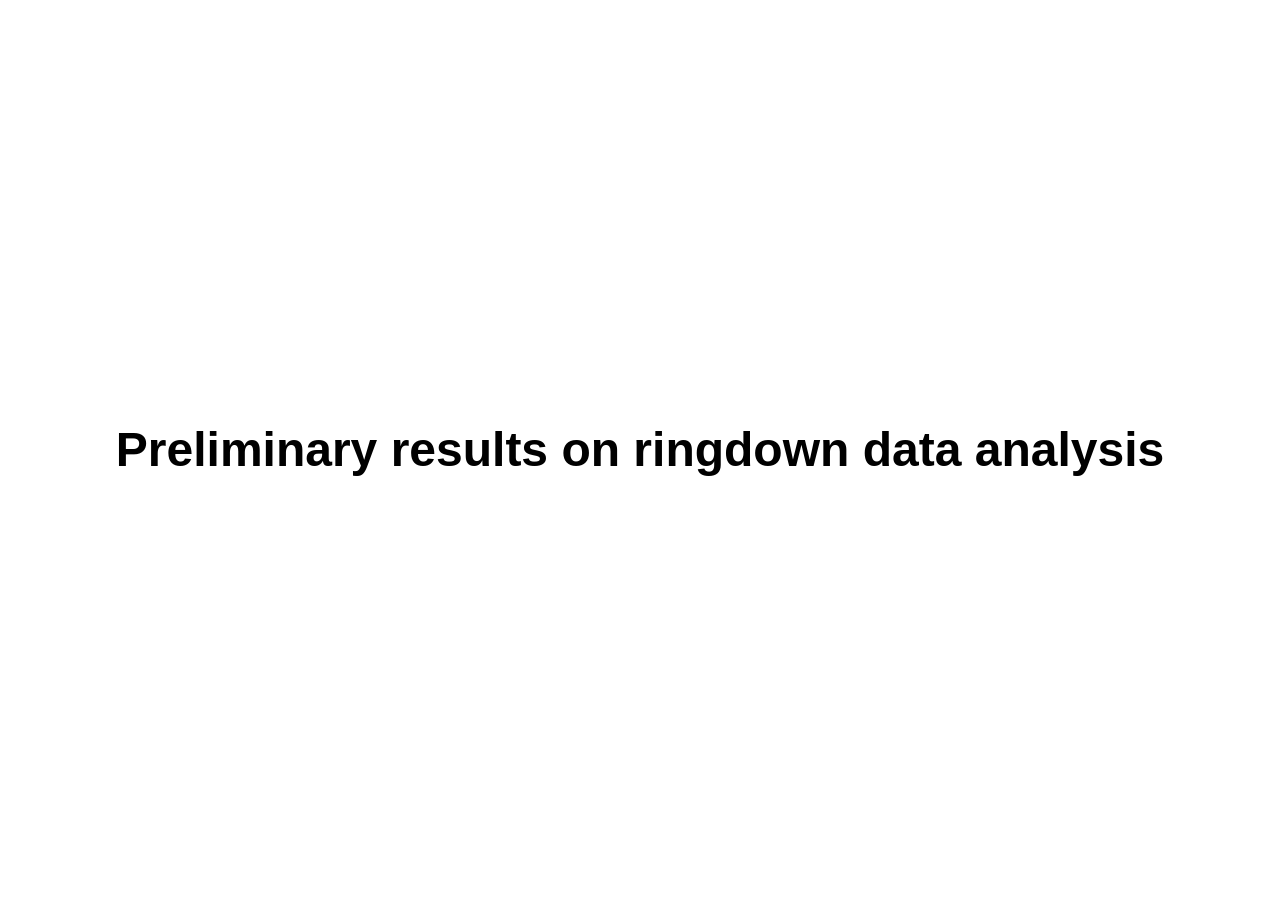
<file: rd-analysis.html>
<!DOCTYPE html>
<html lang="en">
<head>
<meta charset="utf-8">
<link rel="icon" href="data:,">
<meta name="viewport" content="width=device-width, initial-scale=1">
<title>rd-analysis</title>
<link rel="stylesheet" href="vendor/katex/katex.min.css">
<link rel="stylesheet" href="common/deck.css">
<link rel="stylesheet" href="parts/rd-analysis/part.css">
</head>
<body>
<div class="deck">
<!-- part: rd-analysis -->
<script src="parts/rd-analysis/assets/rd-analysis-fit.js"></script>
<script src="parts/rd-analysis/assets/rd-analysis-real-n2.js"></script>
<script src="parts/rd-analysis/assets/rd-analysis-nr3617-n4.js"></script>
<script src="parts/rd-analysis/assets/rd-analysis-nr4018-n3.js"></script>
<section class="slide" id="rd-analysis-title">
  <div class="rd-analysis-bigtitle">Preliminary results on ringdown data analysis</div>
</section>

<section class="slide" id="rd-analysis-fit">
  <div class="rd-analysis-model">$$h(t) = \sum_n A_n\, e^{-i\omega_n t}$$</div>
  <svg class="rd-analysis-fitplot" width="1920" height="1080" viewBox="0 0 1920 1080"></svg>
  <div class="rd-analysis-xlab rd-analysis-fitxlab">$t - t_{\rm peak}$ [ms]</div>
</section>

<section class="slide" id="rd-analysis-real">
  <h1 class="title">GW250114 real data</h1>
  <svg class="rd-analysis-anim" width="1920" height="1080" viewBox="0 0 1920 1080"></svg>
  <div class="rd-analysis-labs"></div>
</section>

<section class="slide" id="rd-analysis-aligned">
  <h1 class="title">GW250114-like ET + CE injection: aligned spin</h1>
  <svg class="rd-analysis-anim" width="1920" height="1080" viewBox="0 0 1920 1080"></svg>
  <div class="rd-analysis-labs"></div>
</section>

<section class="slide" id="rd-analysis-precessing">
  <h1 class="title">GW250114-like ET + CE injection: precessing</h1>
  <svg class="rd-analysis-anim" width="1920" height="1080" viewBox="0 0 1920 1080"></svg>
  <div class="rd-analysis-labs"></div>
</section>
</div>
<script src="vendor/katex/katex.min.js"></script>
<script src="vendor/katex/auto-render.min.js"></script>
<script src="common/deck.js"></script>
<script src="parts/rd-analysis/part.js"></script>
<script>Deck.start();</script>
</body>
</html>
</file>
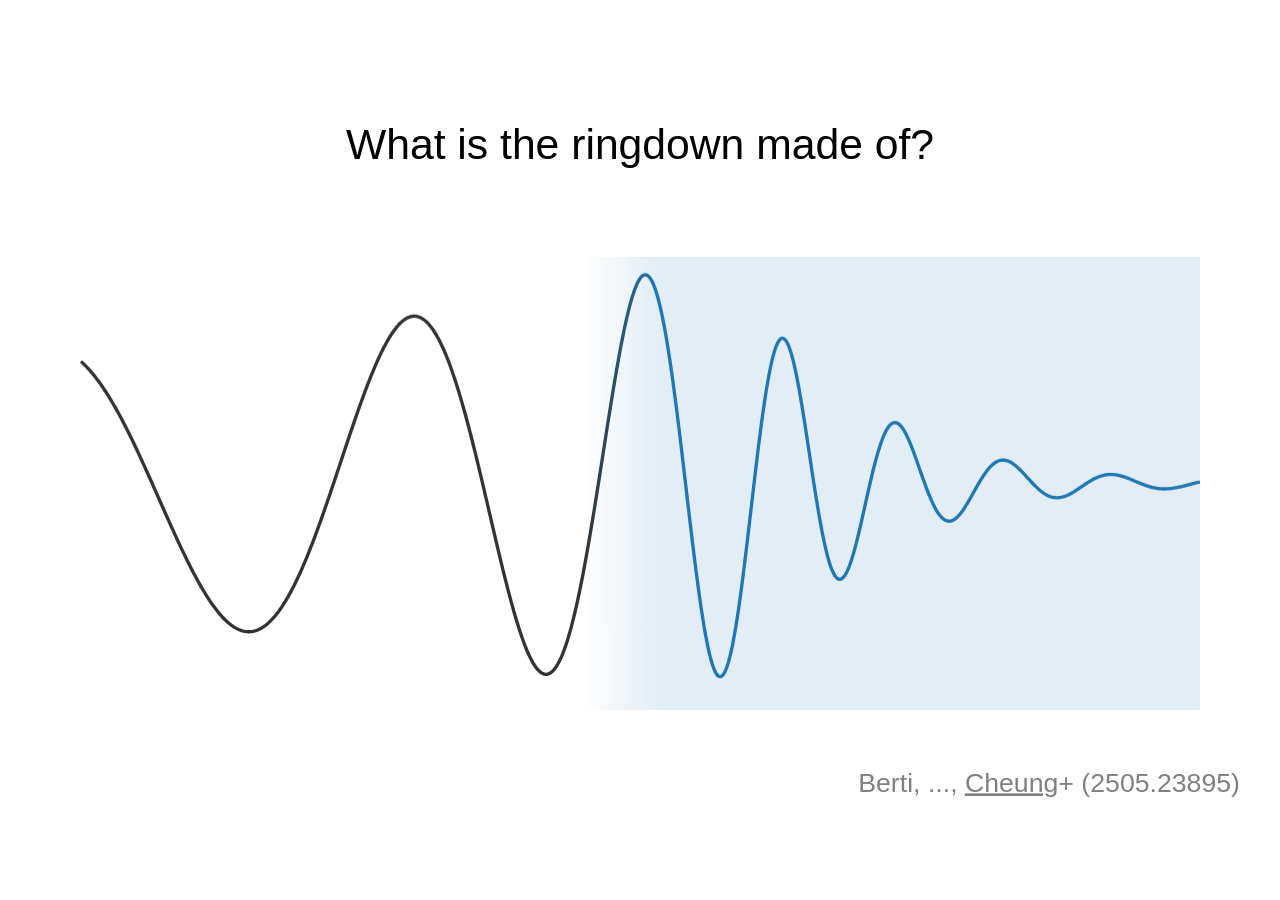
<file: rd-filter.html>
<!DOCTYPE html>
<html lang="en">
<head>
<meta charset="utf-8">
<link rel="icon" href="data:,">
<meta name="viewport" content="width=device-width, initial-scale=1">
<title>rd-filter</title>
<link rel="stylesheet" href="vendor/katex/katex.min.css">
<link rel="stylesheet" href="common/deck.css">
<link rel="stylesheet" href="parts/rd-filter/part.css">
</head>
<body>
<div class="deck">
<!-- part: rd-filter -->
<script src="parts/rd-filter/assets/rd-filter-title-data.js"></script>
<script src="parts/rd-filter/assets/rd-filter-fit-data.js"></script>
<script src="parts/rd-filter/assets/rd-filter-data.js"></script>
<section class="slide" id="rd-filter-ringdown">
  <h1 class="title">What is the ringdown made of?</h1>
  <canvas id="rd-filter-title-wave" class="rd-filter-title-wave"></canvas>
  <div class="rd-filter-cite"><span class="cite">Berti, ..., <u>Cheung</u>+ (2505.23895)</span></div>
</section>

<section class="slide" id="rd-filter-sweep2">
  <h1 class="title">Fitting quasinormal modes</h1>
  <canvas id="rd-filter-sweep2-left" class="rd-filter-canvas rd-filter-left" style="left:150px; top:210px; width:880px; height:720px"></canvas>
  <canvas id="rd-filter-sweep2-right" class="rd-filter-canvas rd-filter-right" style="left:1150px; top:210px; width:720px; height:720px"></canvas>
  <div class="rd-filter-label" style="left:590px; top:985px">$t / M_f$</div>
  <div class="rd-filter-label rd-filter-ylabel" style="left:150px; top:570px">$\mathrm{Re}\, h_{22}$</div>
  <div class="rd-filter-label" style="left:1510px; top:985px">$M_f\, \omega_r$</div>
  <div class="rd-filter-label rd-filter-ylabel" style="left:1100px; top:570px">$-M_f\, \omega_i$</div>
  <div class="rd-filter-t0"></div>
  <div class="rd-filter-model">$h(t) = \sum_n A_n\, e^{-i\omega_n t}$</div>
  <div class="rd-filter-q rd-filter-q220">$\omega_{220}$</div>
  <div class="rd-filter-q rd-filter-q221">$\omega_{221}$</div>
  <div class="rd-filter-cite"><span class="cite">Baibhav, <u>Cheung</u>+ (2302.03050)</span>&nbsp;&nbsp;&nbsp;<span class="cite"><u>Cheung</u>+ (2310.04489)</span></div>
</section>

<section class="slide" id="rd-filter-demo">
  <h1 class="title">The rational filter</h1>
  <div class="rd-filter-eq"></div>
  <canvas id="rd-filter-demo-plot" class="rd-filter-canvas" style="left:150px; top:300px; width:1680px; height:660px"></canvas>
  <div class="rd-filter-label" style="left:1005px; top:1010px">$t / M_f$</div>
  <div class="rd-filter-label rd-filter-ylabel" style="left:120px; top:605px">$\lvert\mathrm{Re}\, h_{22}\rvert$</div>
  <div class="rd-filter-q rd-filter-fitlabel"></div>
</section>
</div>
<script src="vendor/katex/katex.min.js"></script>
<script src="vendor/katex/auto-render.min.js"></script>
<script src="common/deck.js"></script>
<script src="parts/rd-filter/part.js"></script>
<script>Deck.start();</script>
</body>
</html>
</file>
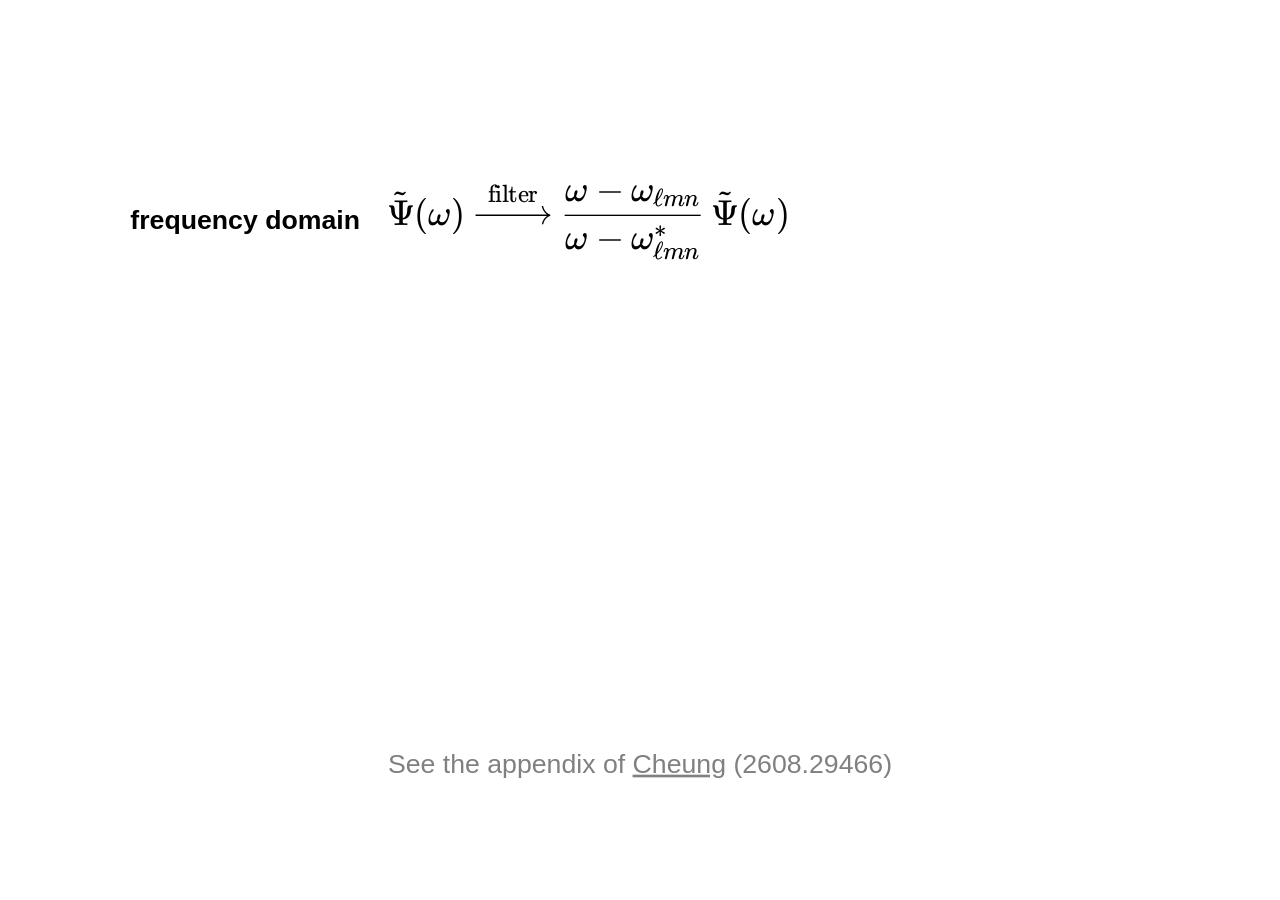
<file: td-filter.html>
<!DOCTYPE html>
<html lang="en">
<head>
<meta charset="utf-8">
<link rel="icon" href="data:,">
<meta name="viewport" content="width=device-width, initial-scale=1">
<title>td-filter</title>
<link rel="stylesheet" href="vendor/katex/katex.min.css">
<link rel="stylesheet" href="common/deck.css">
<link rel="stylesheet" href="parts/td-filter/part.css">
</head>
<body>
<div class="deck">
<!-- part: td-filter -->
<script src="parts/td-filter/assets/plunge.js"></script>
<section class="slide" id="td-filter-deriv">
  <div class="td-filter-deriv">
    <div class="td-filter-dlabel">frequency domain</div>
    <div>$$\tilde{\Psi}(\omega) \xrightarrow{\text{filter}} \frac{\omega - \omega_{\ell mn}}{\omega - \omega_{\ell mn}^*}\,\tilde{\Psi}(\omega)$$</div>
    <div></div>
    <div data-step="1">$$\phantom{\tilde{\Psi}(\omega) \xrightarrow{\text{filter}}} = \left[1 - \frac{\omega_{\ell mn} - \omega_{\ell mn}^*}{\omega - \omega_{\ell mn}^*}\right]\tilde{\Psi}(\omega)$$</div>
    <div class="td-filter-dlabel" data-step="2">time domain</div>
    <div data-step="2">$$\Psi(t) \xrightarrow{\text{filter}} \Psi(t) - \frac{\displaystyle\int_0^\infty e^{i\omega_{\ell mn}^*\tau}\,\Psi(t+\tau)\,d\tau}{\displaystyle\int_0^\infty e^{i\omega_{\ell mn}^*\tau}\,e^{-i\omega_{\ell mn}\tau}\,d\tau}$$</div>
  </div>
  <div class="td-filter-see"><span class="cite">See the appendix of <u>Cheung</u> (2608.29466)</span></div>
</section>

<section class="slide" id="td-filter-overlap">
  <div class="td-filter-ov">
    <div class="td-filter-ovstack">
      <div class="td-filter-ov0">$$\Psi(t) \xrightarrow{\text{filter}} \Psi(t) - {\color{transparent}\underbrace{\color{black}\frac{\displaystyle\int_0^\infty e^{i\omega_{\ell mn}^*\tau}\,\Psi(t+\tau)\,d\tau}{\displaystyle\int_0^\infty e^{i\omega_{\ell mn}^*\tau}\,e^{-i\omega_{\ell mn}\tau}\,d\tau}}_{\text{least squares QNM fit}}}$$</div>
      <div class="td-filter-ov1">$$\Psi(t) \xrightarrow{\text{filter}} \Psi(t) - {\color{#d62728}\underbrace{\color{black}\frac{\displaystyle\int_0^\infty e^{i\omega_{\ell mn}^*\tau}\,\Psi(t+\tau)\,d\tau}{\displaystyle\int_0^\infty e^{i\omega_{\ell mn}^*\tau}\,e^{-i\omega_{\ell mn}\tau}\,d\tau}}_{\text{least squares QNM fit}}}$$</div>
    </div>
    <div data-step="2">$$= \Psi(t) - \textcolor{#d62728}{A_{\rm fit}(t)}$$</div>
  </div>
  <div class="td-filter-see"><span class="cite">See the appendix of <u>Cheung</u> (2608.29466)</span></div>
</section>

<section class="slide" id="td-filter-n17">
  <div class="td-filter-title">$\omega = \omega_{220}$</div>
  <div class="td-filter-eq">
    $$\Psi(t) \xrightarrow{\text{filter}} \textcolor{#1f4e9c}{\Psi(t)} - \textcolor{#d62728}{A_{\rm fit}(t)}$$
  </div>
  <svg class="td-filter-plot" data-clip="td-filter-n17-clip-" width="1920" height="1080" viewBox="0 0 1920 1080"></svg>
  <div class="td-filter-axes"></div>
  <div class="td-filter-label td-filter-label-top">original</div>
  <div class="td-filter-label td-filter-label-bot">filtered</div>
  <div class="td-filter-tlabel"></div>
  <div class="td-filter-alabel"></div>
  <div class="td-filter-unit" data-step="19">$$|\mathcal{F}(\omega)| = \left|\frac{\omega - \omega_{220}}{\omega - \omega_{220}^*}\right| = 1$$</div>
</section>

<section class="slide" id="td-filter-diff">
  <div class="td-filter-title">$\omega \neq \omega_{220}$</div>
  <div class="td-filter-eq">
    $$\Psi(t) \xrightarrow{\text{filter}} \textcolor{#1f4e9c}{\Psi(t)} - \textcolor{#d62728}{A_{\rm fit}(t)}$$
  </div>
  <svg class="td-filter-plot" data-clip="td-filter-diff-clip-" width="1920" height="1080" viewBox="0 0 1920 1080"></svg>
  <div class="td-filter-axes"></div>
  <div class="td-filter-label td-filter-label-top">original</div>
  <div class="td-filter-label td-filter-label-bot">filtered</div>
  <div class="td-filter-tlabel"></div>
  <div class="td-filter-alabel"></div>
</section>

<section class="slide" id="td-filter-flip">
  <div class="td-filter-mini">
    <svg class="td-filter-plot" data-clip="td-filter-flip-clip-" width="1920" height="1080" viewBox="0 0 1920 1080"></svg>
    <div class="td-filter-axes"></div>
    <div class="td-filter-label td-filter-label-top">original</div>
    <div class="td-filter-label td-filter-label-bot">filtered</div>
    <div class="td-filter-tlabel"></div>
  <div class="td-filter-alabel"></div>
  </div>
  <ul class="td-filter-points">
    <li data-step="1">The filter redistributes power in time, $|\mathcal{F}(\omega)| = 1$.</li>
    <li data-step="2">If the waveform is a clean QNM after time $t_0$, the filter removes it cleanly and deposits the power to earlier times $t < t_0$.</li>
    <li data-step="3">The filter rescales the amplitude of other QNMs.</li>
  </ul>
</section>

<section class="slide" id="td-filter-plunge">
  <div class="td-filter-title">point particle plunge</div>
  <div class="td-filter-eq">
    $$\Psi(t) \xrightarrow{\text{filter}} \textcolor{#1f4e9c}{\Psi(t)} - \textcolor{#d62728}{A_{\rm fit}(t)}$$
  </div>
  <svg class="td-filter-plot" data-clip="td-filter-plunge-clip-" width="1920" height="1080" viewBox="0 0 1920 1080"></svg>
  <div class="td-filter-axes"></div>
  <div class="td-filter-label td-filter-label-top">original</div>
  <div class="td-filter-label td-filter-label-bot">filtered</div>
  <div class="td-filter-tlabel"></div>
  <div class="td-filter-alabel"></div>
  <div class="td-filter-nonqnm" data-step="12">filtering non-QNM waveforms $\rightarrow$ nontrivial redistribution of power</div>
  <div class="td-filter-dwlabel">direct wave</div>
</section>
</div>
<script src="vendor/katex/katex.min.js"></script>
<script src="vendor/katex/auto-render.min.js"></script>
<script src="common/deck.js"></script>
<script src="parts/td-filter/part.js"></script>
<script>Deck.start();</script>
</body>
</html>
</file>
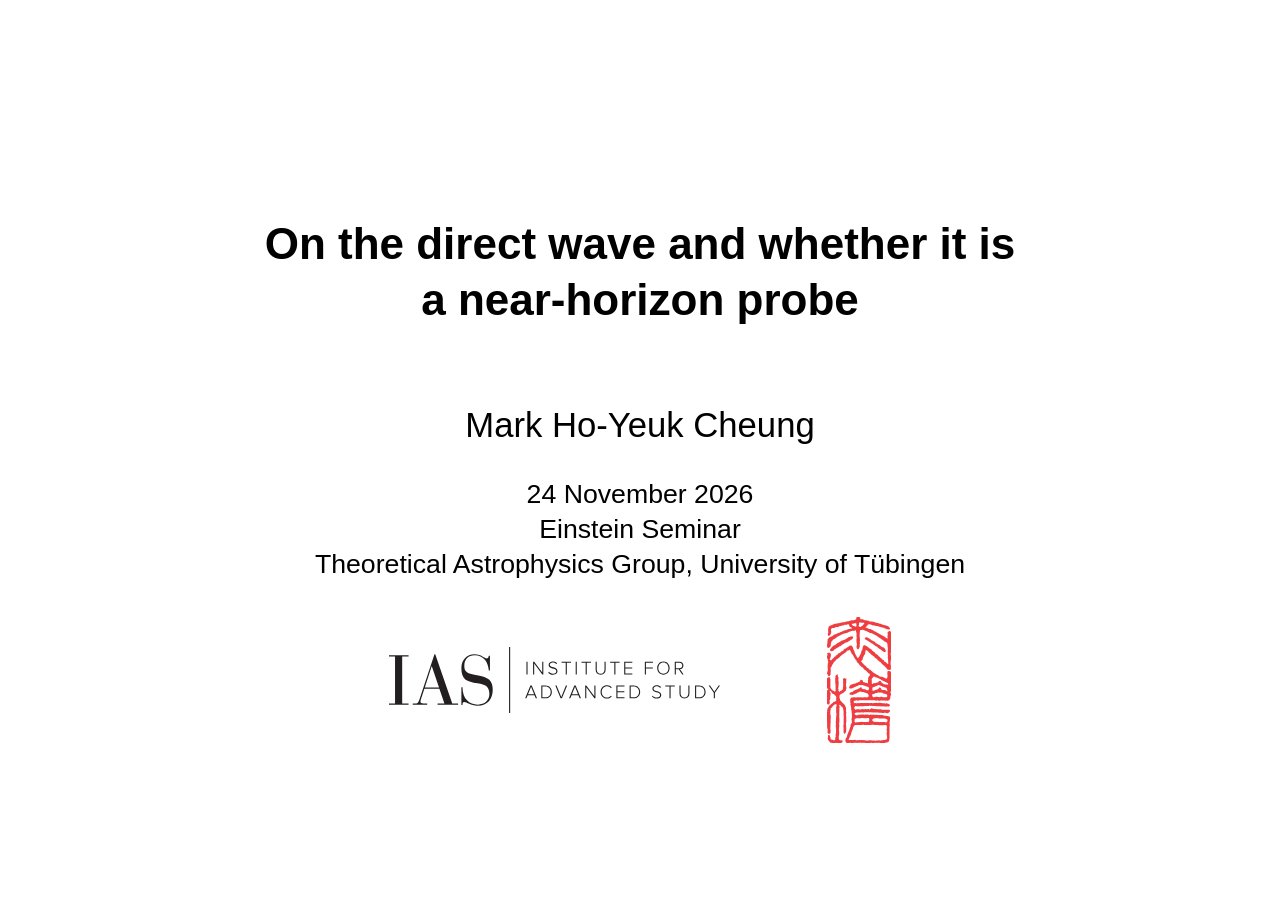
<file: title.html>
<!DOCTYPE html>
<html lang="en">
<head>
<meta charset="utf-8">
<link rel="icon" href="data:,">
<meta name="viewport" content="width=device-width, initial-scale=1">
<title>title</title>
<link rel="stylesheet" href="vendor/katex/katex.min.css">
<link rel="stylesheet" href="common/deck.css">
<link rel="stylesheet" href="parts/title/part.css">
</head>
<body>
<div class="deck">
<!-- part: title -->
<section class="slide" id="title-slide">
  <div class="title-talk">On the direct wave and whether it is<br>a near-horizon probe</div>
  <div class="title-speaker">Mark Ho-Yeuk Cheung</div>
  <div class="title-event">24 November 2026<br>Einstein Seminar<br>Theoretical Astrophysics Group, University of Tübingen</div>
  <div class="title-logos">
    <img class="title-logo-ias" src="parts/title/assets/ias_logo.svg" alt="Institute for Advanced Study">
    <img class="title-logo-croucher" src="parts/title/assets/croucher_logo.svg" alt="Croucher Foundation">
  </div>
</section>
</div>
<script src="vendor/katex/katex.min.js"></script>
<script src="vendor/katex/auto-render.min.js"></script>
<script src="common/deck.js"></script>

<script>Deck.start();</script>
</body>
</html>
</file>
<file: common/deck.css>
/* Shared slide format. Parts do not override these rules; see slides/FORMAT.md. */

html, body {
  margin: 0;
  height: 100%;
  overflow: hidden;
  background: #fff;
}

/* The 1920x1080 canvas, scaled and centred by deck.js. */
.deck {
  position: absolute;
  left: 0;
  top: 0;
  width: 1920px;
  height: 1080px;
  transform-origin: 0 0;
  background: #fff;
  color: #000;
  font-family: Arial, Helvetica, sans-serif;
  font-size: 40px;
  line-height: 1.3;
}

.slide {
  position: absolute;
  inset: 0;
  box-sizing: border-box;
  display: none;
  overflow: hidden;
}

.slide.active {
  display: block;
}

/* A slide title, used only when the user asks for one. */
.slide > h1.title {
  position: absolute;
  top: 40px;
  left: 0;
  right: 0;
  margin: 0;
  text-align: center;
  font-size: 64px;
  font-weight: normal;
}

/* Elements that appear at a step; they keep their space in the layout while hidden. */
.slide [data-step]:not(.shown) {
  visibility: hidden;
}

.slide h1, .slide h2, .slide h3, .slide p, .slide ul, .slide ol {
  font-family: inherit;
  color: inherit;
}

/* Source of a figure from another paper: "Cheung+ (2401.12345)", "LVK (2111.03606)".
   Same size as body text. */
.cite {
  color: #808080;
  font-size: 40px;
}

/* The link deck.js puts inside a credit, to the arXiv abstract page; looks like the credit. */
.cite a.cite-link {
  position: relative;   /* above figures and canvases drawn later, so clicks reach it */
  z-index: 5;
  color: inherit;
  text-decoration: none;
}

/* Label on a slide that shows ongoing work: bold red "ongoing work", top right. */
.ongoing {
  position: absolute;
  top: 30px;
  right: 50px;
  margin: 0;
  color: #d00000;
  font-size: 40px;
  font-weight: bold;
}

/* Stitched presentation only (added by build.py): a thin progress bar along the bottom
   edge with a knob to drag, and the time of day, bottom left, both faint. The bar's box is
   taller than the line it draws, so that the knob is easy to grab. */
.deck-progress {
  position: absolute;
  left: 12px;
  right: 12px;
  bottom: 0;
  height: 26px;
  z-index: 10;
  cursor: pointer;
  touch-action: none;
}

.deck-progress-track {
  position: absolute;
  left: 0;
  right: 0;
  bottom: 6px;
  height: 6px;
  border-radius: 3px;
  background: #eeeeee;
}

.deck-progress-fill {
  height: 100%;
  width: 0;
  border-radius: 3px;
  background: #c4c4c4;
}

.deck-progress-knob {
  position: absolute;
  bottom: 1px;
  width: 16px;
  height: 16px;
  margin-left: -8px;
  border-radius: 50%;
  background: #a8a8a8;
}

.deck-progress:hover .deck-progress-knob,
.deck-progress.dragging .deck-progress-knob {
  background: #808080;
}

.deck-clock {
  position: absolute;
  left: 12px;
  bottom: 30px;
  z-index: 10;
  font-size: 18px;
  line-height: 1;
  color: #b8b8b8;
  pointer-events: none;
}

/* Text selected by dragging: yellow background, black text. */
::selection {
  background: #ffeb3b;
  color: #000;
}

/* Laser pointer, toggled with the L key (deck.js): the cursor is hidden and a red dot drawn
   in its place, in screen pixels, above everything; it does not take clicks. + and - set
   --laser-size. */
body.laser,
body.laser * {
  cursor: none !important;
}

.deck-laser {
  display: none;
  position: fixed;
  left: calc(var(--laser-size, 12px) / -2);
  top: calc(var(--laser-size, 12px) / -2);
  width: var(--laser-size, 12px);
  height: var(--laser-size, 12px);
  border-radius: 50%;
  background: radial-gradient(circle, #ff6060 0%, #ff0000 45%, rgba(255, 0, 0, 0.6) 70%, rgba(255, 0, 0, 0) 100%);
  box-shadow: 0 0 calc(var(--laser-size, 12px) / 2) calc(var(--laser-size, 12px) / 5) rgba(255, 0, 0, 0.45);
  z-index: 1000;
  pointer-events: none;
}

body.laser .deck-laser.seen {
  display: block;
}
</file>
<file: parts/bg-filter/part.css>
.bg-filter-eq {
  position: absolute;
  top: 105px;
  left: 0;
  right: 0;
  text-align: center;
  font-size: 52px;
}

.bg-filter-fig {
  position: absolute;
  top: 365px;
  left: 0;
  right: 0;
  text-align: center;
}

.bg-filter-fig img {
  display: block;
  height: 620px;
  margin: 0 auto 4px;
}

.bg-filter-dwfig {
  position: absolute;
  top: 160px;
  width: 880px;
  margin: 0;
  text-align: center;
}

.bg-filter-dwfig img {
  display: block;
  height: 800px;
  margin: 0 auto;
}

.bg-filter-lufit {
  position: absolute;
  top: 130px;
  left: 980px;
  right: 0;
  text-align: center;
}

.bg-filter-lufit img {
  display: block;
  height: 840px;
  margin: 0 auto;
}

/* Nature article header of Lu+, left of the GW250114 figure. */
.bg-filter-nature {
  position: absolute;
  left: 60px;
  top: 215px;
  width: 900px;
}
</file>
<file: parts/evidence/part.css>
.evidence-fig {
  position: absolute;
}

.evidence-cite {
  position: absolute;
  text-align: center;
}
</file>
<file: parts/horizon-modes/part.css>
.horizon-modes-canvas {
  position: absolute;
}

.horizon-modes-right {
  visibility: hidden;
}

.horizon-modes-right.horizon-modes-on {
  visibility: visible;
}

.horizon-modes-plane {
  position: absolute;
  top: 0;
  left: 0;
  pointer-events: none;
}

.horizon-modes-eq {
  position: absolute;
  top: 165px;
  left: 925px;
  width: 980px;
  font-size: 30px;
}

.horizon-modes-right .horizon-modes-nobr .horizon-modes-br {
  display: none;
}

.horizon-modes-sum,
.horizon-modes-def {
  white-space: nowrap;
}

.horizon-modes-sum {
  margin-left: 20px;
}

.horizon-modes-def {
  margin-top: 30px;
  text-align: center;
}


.horizon-modes-right .horizon-modes-hid {
  visibility: hidden;
}

.horizon-modes-lab {
  position: absolute;
  white-space: nowrap;
  transform: translateY(-50%);
}

/* Credit for the horizon modes, centred below the frequency plot (user, 2026-10-08). */
.horizon-modes-cite {
  position: absolute;
  left: 1100px;
  width: 730px;
  top: 988px;
  text-align: center;
  font-size: 40px;
}

.horizon-modes-tiles {
  position: absolute;
  top: 116px;
  left: 30px;
  width: 1860px;
  display: grid;
  grid-template-columns: 920px 920px;
  grid-template-rows: 288px 288px 288px;
  gap: 6px 20px;
}

.horizon-modes-tile {
  position: relative;
  border: 2px solid #ccc;
  border-radius: 6px;
}

.horizon-modes-tile .cite {
  position: absolute;
  left: 18px;
  top: 6px;
  font-size: 40px;
}

.horizon-modes-teq {
  position: absolute;
  left: 18px;
  top: 98px;
  width: 590px;
  font-size: 28px;
}

.horizon-modes-teq .katex-display {
  margin: 0 0 10px;
  text-align: left;
}

.horizon-modes-tplot {
  position: absolute;
  right: 6px;
  top: 4px;
}

.horizon-modes-tlab {
  font-family: "KaTeX_Main", "Times New Roman", serif;
  font-style: italic;
}

/* Kerr or Schwarzschild, filtered or unfiltered waveform, under the credit (user, 2026-10-08). */
.horizon-modes-filt {
  position: absolute;
  left: 18px;
  top: 56px;
  font-size: 32px;
}

/* Sun+ tile: the omega_DW line, omega_H^(2) until the last stage, then omega_H^(3) with the
   Weller credit below it. */
.horizon-modes-sunline {
  position: absolute;
  left: 30px;
  top: 232px;
  font-size: 28px;
}

.horizon-modes-tile .horizon-modes-weller {
  left: 300px;
  top: 229px;
  font-size: 36px;
  visibility: hidden;
}

.horizon-modes-sun2 {
  visibility: hidden;
}

.horizon-modes-tile.horizon-modes-v2 .horizon-modes-weller,
.horizon-modes-tile.horizon-modes-v2 .horizon-modes-sun2 {
  visibility: visible;
}

.horizon-modes-tile.horizon-modes-v2 .horizon-modes-sun1 {
  visibility: hidden;
}

/* "See also" credits under the tiles, shown from arrival (user, 2026-10-08). */
.horizon-modes-also {
  position: absolute;
  left: 30px;
  width: 1860px;
  top: 1000px;
  text-align: center;
  font-size: 40px;
}

/* Zimmerman+ tile: three equation lines, slightly smaller so they clear the plot. */
.horizon-modes-teq.horizon-modes-zc {
  font-size: 24px;
}

.horizon-modes-zc .katex-display {
  margin: 0 0 4px;
}

/* horizon-modes-questions: three question boxes, the third highlighted (user, 2026-10-08). */
.horizon-modes-qbox {
  position: relative;
  margin: 0 80px 36px;
  padding: 22px 34px;
  border: 3px solid #999;
  border-radius: 10px;
  font-size: 40px;
}

#horizon-modes-questions .horizon-modes-qbox:first-of-type {
  margin-top: 150px;
}

.horizon-modes-q {
  margin-bottom: 16px;
}

/* "filtered/unfiltered" is inserted (no gap before it appears) in red, and turns black with the answer. */
#horizon-modes-questions .horizon-modes-fu:not(.shown) {
  display: none;
}

.horizon-modes-fu {
  color: #d62828;
}

.horizon-modes-qbox:has(.horizon-modes-a.shown) .horizon-modes-fu {
  color: inherit;
}

/* Answers: indented under the question, set off by a bar on the left (user, 2026-10-08). */
.horizon-modes-a {
  margin-left: 30px;
  padding-left: 24px;
  border-left: 6px solid #aaa;
}

.horizon-modes-qkey .horizon-modes-a {
  border-left-color: #540d6e;
}

.horizon-modes-a .cite {
  font-size: 40px;
  white-space: nowrap;
}

.horizon-modes-qkey {
  border: 5px solid #540d6e;
  background: #f6eefa;
  font-weight: bold;
}

/* Kuntz+ and Ma+ tiles: one Penrose diagram of the exterior, drawn by part.js. "past": the
   worldline inside the observer's past light cone is highlighted (unfiltered, causal Green's
   function); "future": the part outside it, between the light ray and the horizon (filtered,
   anti-causal part of the Green's function). */
.horizon-modes-pen {
  position: absolute;
  left: 140px;
  top: 88px;
  width: 340px;
  height: 196px;
}

/* Sun+ tile: two equation lines above the omega_DW line. */
.horizon-modes-sunq .katex-display {
  margin: 0 0 2px;
}
</file>
<file: parts/lightring-paper/part.css>
.lightring-paper-canvas {
  position: absolute;
}

/* The plunge on the waveform slide: 640 px wide (scale 640/860), centred at (400, 557.77),
   level with the boundary between the two panels; it starts at the plunge slide's place
   (860 px, centred at (960, 530)) and shrinks into this one. */
.lightring-paper-canvas.lightring-paper-small {
  transform: translate(-560px, 27.77px) scale(0.744186);
}

.lightring-paper-canvas.lightring-paper-shrink {
  transition: transform 1.2s ease-in-out;
  z-index: 1;                        /* above the figure while it passes over it */
}

/* The upper panel fades in while the plunge leaves its place. */
.lightring-paper-fig.lightring-paper-fadein {
  animation: lightring-paper-fadein 0.6s ease-in 0.7s backwards;
}

@keyframes lightring-paper-fadein {
  from { opacity: 0; }
  to { opacity: 1; }
}

.lightring-paper-fig {
  position: absolute;
}

/* Credit for the paper whose data the whole slide shows (single author: no "+"),
   at body-text size (user, 2026-09-28). */
.lightring-paper-own {
  position: absolute;
  left: 0;
  right: 0;
  top: 985px;
  text-align: center;
  font-size: 40px;
}

/* Network SNR of the part sourced within the light ring, 2608.29466 p. 3 (rho ~ 0.7). */
.lightring-paper-snr {
  position: absolute;
  left: 0;
  right: 0;
  top: 105px;
  text-align: center;
  font-size: 40px;
  color: #d00000;
}
</file>
<file: parts/title/part.css>
.title-talk {
  position: absolute;
  top: 190px;
  left: 0;
  right: 0;
  text-align: center;
  font-size: 66px;
  font-weight: bold;
  line-height: 1.25;
}

.title-speaker {
  position: absolute;
  top: 470px;
  left: 0;
  right: 0;
  text-align: center;
  font-size: 52px;
}

.title-event {
  position: absolute;
  top: 580px;
  left: 0;
  right: 0;
  text-align: center;
  font-size: 40px;
}

.title-logos {
  position: absolute;
  top: 790px;
  left: 0;
  right: 0;
  height: 190px;
  display: flex;
  justify-content: center;
  align-items: center;
  gap: 160px;
}

.title-logo-ias {
  height: 100px;
}

.title-logo-croucher {
  height: 190px;
}
</file>
<file: parts/rd-filter/part.css>
/* rd-filter-ringdown: copied from the seminar_SBU ringdown part (ringdown-title). */
.rd-filter-title-wave { position: absolute; left: 120px; top: 250px; width: 1680px; height: 680px; }

/* rd-filter-sweep2 and rd-filter-demo: copied from the seminar_SBU qnm-fit part. */
.rd-filter-canvas { position: absolute; }
.rd-filter-label {
  position: absolute;
  font-size: 40px;
  transform: translate(-50%, -50%);
  white-space: nowrap;
}
.rd-filter-ylabel { transform: translate(-50%, -50%) rotate(-90deg); }
.rd-filter-t0 {
  position: absolute;
  left: 590px;
  top: 165px;
  transform: translate(-50%, -50%);
  font-size: 44px;
  white-space: nowrap;
}
.rd-filter-q { position: absolute; font-size: 36px; white-space: nowrap; }

/* QNM model, above the frequency panel, level with the t0 label. */
.rd-filter-model {
  position: absolute;
  left: 1545px;
  top: 165px;
  transform: translate(-50%, -50%);
  font-size: 48px;
  white-space: nowrap;
}

/* Credits (R11), bottom right. */
.rd-filter-cite { position: absolute; right: 60px; bottom: 15px; white-space: nowrap; }

/* Filter equation, below the title. */
.rd-filter-eq {
  position: absolute;
  left: 0;
  right: 0;
  top: 130px;
  text-align: center;
  font-size: 40px;
}
.rd-filter-fitlabel { color: #d62728; font-size: 40px; }
</file>
<file: parts/td-filter/part.css>
/* slide title of the first two plot slides: larger than the deck's h1.title, set high to leave room above the equation */
.td-filter-title {
  position: absolute;
  top: 6px;
  left: 0;
  right: 0;
  text-align: center;
  font-size: 72px;
}

.td-filter-eq {
  position: absolute;
  top: 146px;
  left: 0;
  right: 0;
  text-align: center;
  font-size: 50px;
}

.td-filter-eq .katex-display { margin: 0; }

.td-filter-plot {
  position: absolute;
  top: 0;
  left: 0;
}

.td-filter-label {
  position: absolute;
  left: 860px;
  width: 360px;
  text-align: left;
  font-size: 52px;
  font-weight: bold;
}

.td-filter-label-top { top: 269px; }
.td-filter-label-bot { top: 659px; }

.td-filter-alabel {
  position: absolute;
  font-size: 40px;
  white-space: nowrap;
  transform: translate(-100%, -50%);
  padding: 0 4px;
  background: #fff;
  visibility: hidden;
}

.td-filter-tlabel {
  position: absolute;
  top: 574px;
  font-size: 40px;
  white-space: nowrap;
}

.bg-filter-lufit {
  position: absolute;
  top: 150px;
  left: 0;
  right: 0;
  text-align: center;
}

.bg-filter-lufit img {
  display: block;
  height: 800px;
  margin: 0 auto 4px;
}

.td-filter-axes > span {
  position: absolute;
  white-space: nowrap;
}

.td-filter-tick { font-size: 34px; }
.td-filter-axlabel { font-size: 42px; }

.td-filter-deriv {
  position: absolute;
  top: 30px;
  bottom: 120px;
  left: 140px;
  right: 100px;
  display: grid;
  grid-template-columns: 400px 1fr;
  column-gap: 40px;
  align-content: space-evenly;
  align-items: center;
  font-size: 44px;
}

.td-filter-deriv .katex-display {
  display: inline-block;
  text-align: left;
  margin: 0;
}

.td-filter-dlabel {
  font-size: 40px;
  font-weight: bold;
  text-align: right;
}

.td-filter-ov {
  position: absolute;
  top: 30px;
  bottom: 120px;
  left: 0;
  right: 0;
  display: flex;
  flex-direction: column;
  justify-content: space-evenly;
  text-align: center;
  font-size: 50px;
}

/* td-filter-overlap: the same equation twice, stacked; the copy with the red brace replaces the
   one with a transparent brace at step 1 (widget in part.js), so nothing moves */
.td-filter-ovstack { position: relative; }
.td-filter-ov1 { position: absolute; top: 0; left: 0; right: 0; }

.td-filter-unit {
  position: absolute;
  top: 684px;
  left: 1126px;
  width: 470px;
  text-align: center;
  font-size: 34px;
  background: #fff;
}

.td-filter-unit .katex-display { margin: 0; }

/* td-filter-flip: the end state of td-filter-n17, scaled down, above the bullets */
.td-filter-mini {
  position: absolute;
  top: 0;
  left: 0;
  width: 1920px;
  height: 1080px;
  transform-origin: 0 0;
  transform: translate(204px, -143px) scale(0.7);
}

.td-filter-points {
  position: absolute;
  top: 620px;
  left: 200px;
  right: 200px;
  margin: 0;
  padding-left: 40px;
  font-size: 44px;
  line-height: 1.3;
}

.td-filter-points li { margin-bottom: 30px; }

/* source line at the bottom of the two derivation slides */
.td-filter-see {
  position: absolute;
  top: 985px;
  left: 0;
  right: 0;
  text-align: center;
}

/* td-filter-plunge, last step: one line in the gap between the panels */
.td-filter-nonqnm {
  position: absolute;
  top: 574px;
  left: 1042px;
  transform: translateX(-50%);
  white-space: nowrap;
  font-size: 40px;
  color: #d62728;
}

/* td-filter-plunge, last step: the "direct wave" label on the filtered panel, placed by part.js */
.td-filter-dwlabel {
  position: absolute;
  font-size: 36px;
  white-space: nowrap;
  color: #e67e00;
  font-weight: bold;
  line-height: 1;
  visibility: hidden;
}
</file>
<file: parts/closing/part.css>
.closing-list {
  position: absolute;
  top: 190px;
  left: 110px;
  right: 110px;
  margin: 0;
  padding-left: 40px;
  font-size: 44px;
  line-height: 1.3;
}

.closing-list li {
  margin-bottom: 36px;
}

/* The two-panel waveform figure of Cheung (2608.29466), shown with bullets 1-3 only
   (part.js). The two PNGs stacked with no gap are the full figure. The credit sits to the
   right of the figure, level with its bottom, so that the figure can fill the height below
   the third bullet. */
.closing-fig {
  position: absolute;
  top: 495px;
  left: 530px;
  width: 860px;
  visibility: hidden;
}

.closing-fig.closing-shown {
  visibility: visible;
}

.closing-fig img {
  display: block;
  width: 860px;
}

.closing-fig .cite {
  position: absolute;
  left: 880px;
  bottom: 0;
  white-space: nowrap;
}
</file>
<file: parts/rd-analysis/part.css>
.rd-analysis-bigtitle {
  position: absolute;
  top: 0;
  bottom: 0;
  left: 160px;
  right: 160px;
  display: flex;
  align-items: center;
  justify-content: center;
  text-align: center;
  font-size: 72px;
  font-weight: bold;
}

.rd-analysis-model {
  position: absolute;
  top: 70px;
  left: 0;
  right: 0;
  text-align: center;
  font-size: 56px;
}

.rd-analysis-fitplot,
.rd-analysis-anim {
  position: absolute;
  left: 0;
  top: 0;
}

.rd-analysis-xlab {
  position: absolute;
  font-size: 40px;
  white-space: nowrap;
}

.rd-analysis-fitxlab {
  left: 0;
  right: 0;
  top: 990px;
  text-align: center;
}

.rd-analysis-labs {
  position: absolute;
  left: 0;
  top: 0;
  width: 1920px;
  height: 1080px;
  pointer-events: none;
}

.rd-analysis-lab {
  position: absolute;
  white-space: nowrap;
}
</file>
